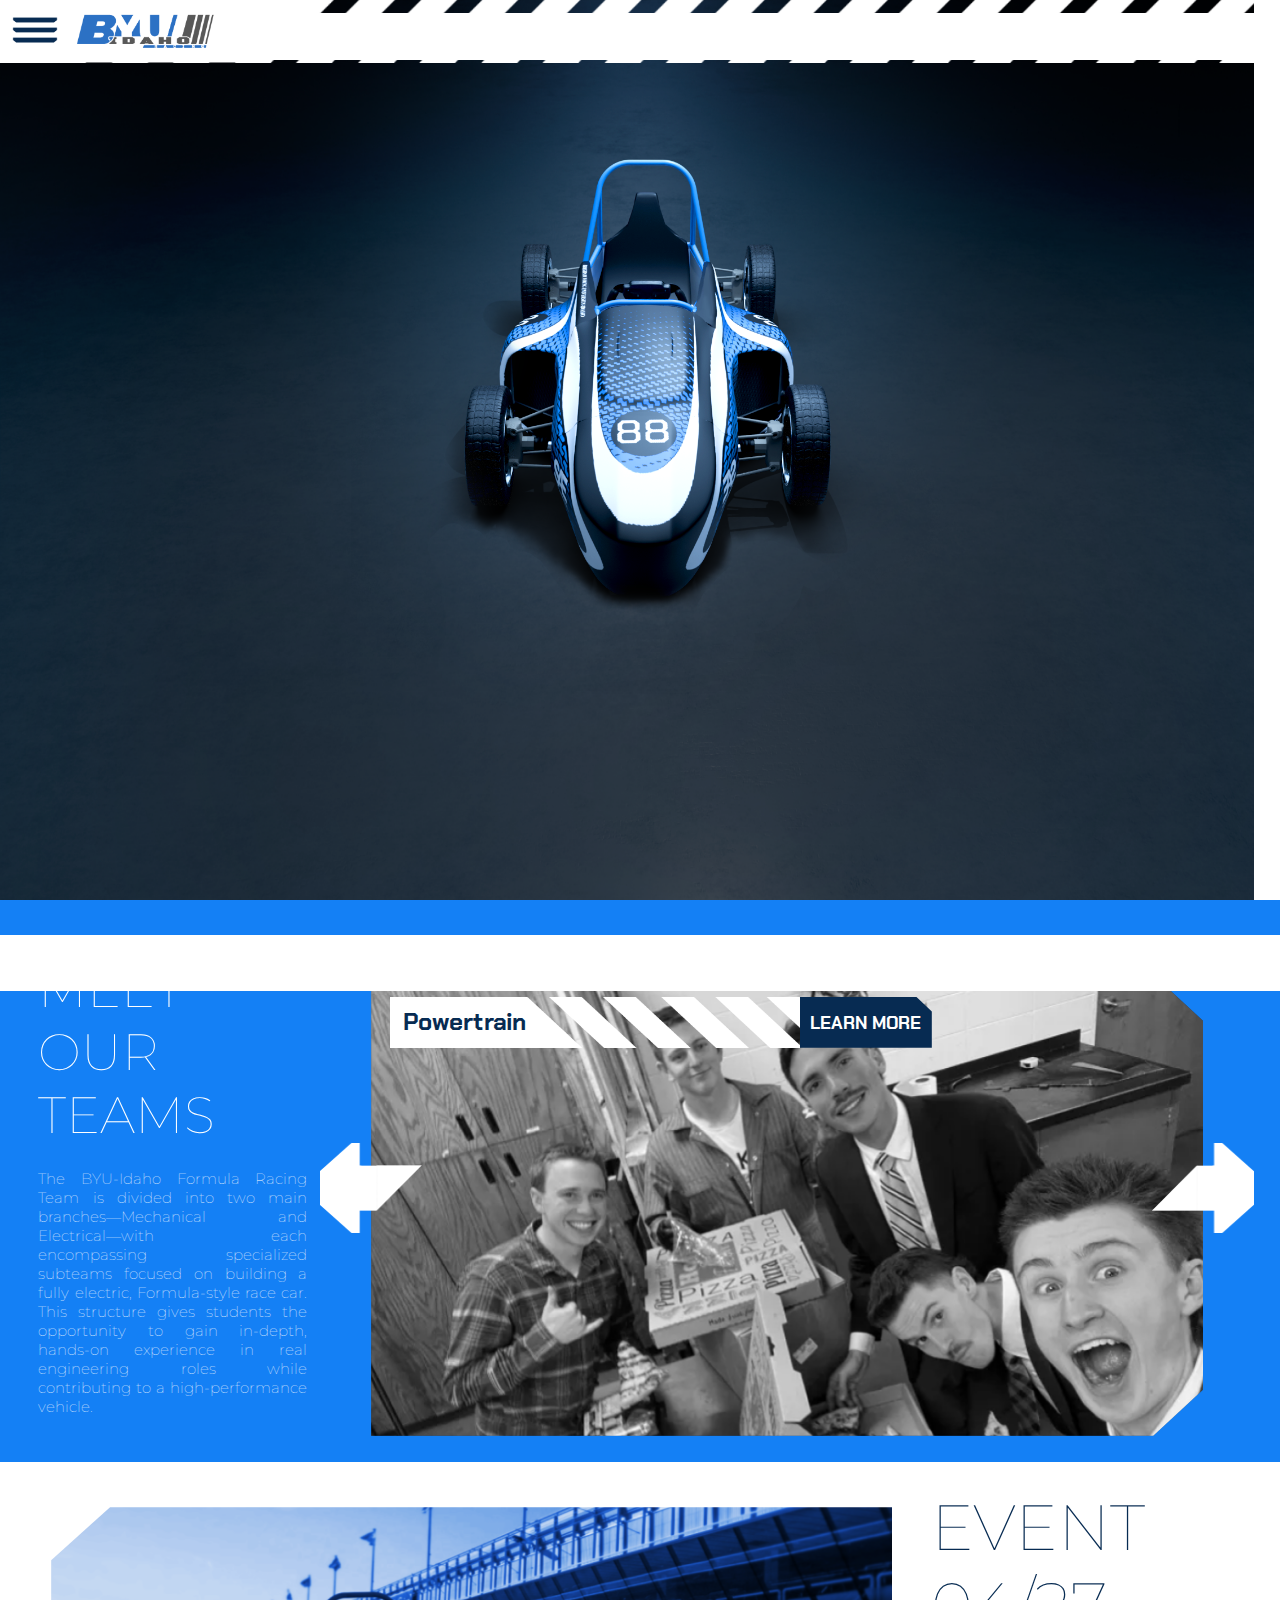
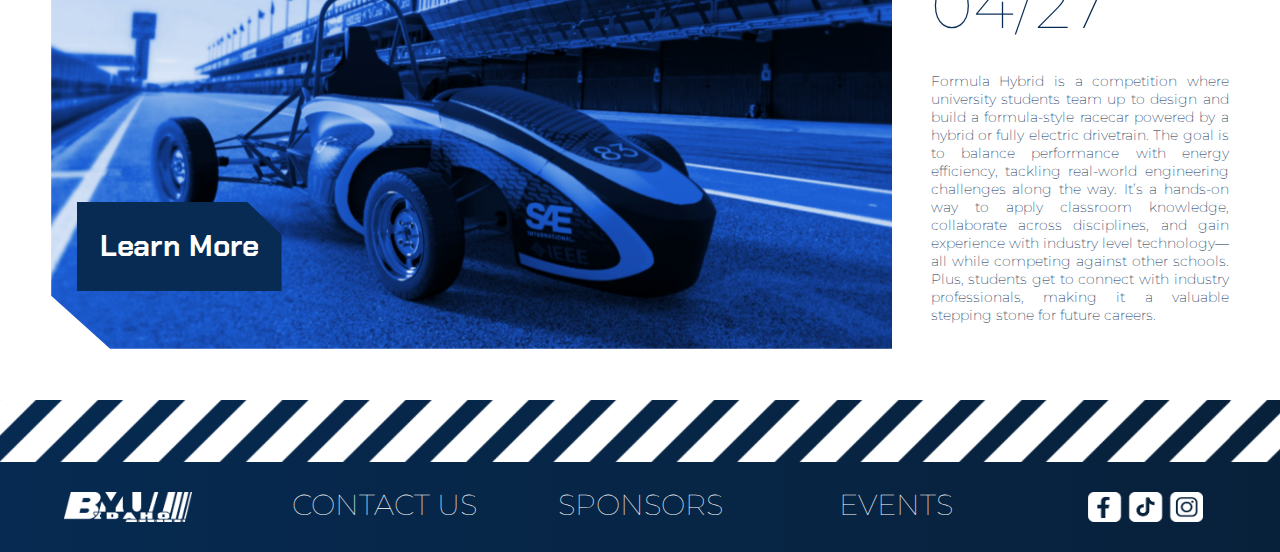
<file: index.html>
<!DOCTYPE html>
<html lang="en">
<head>
    <meta charset="UTF-8">
    <meta name="viewport" content="width=device-width, initial-scale=1.0">
    <title>BYU-Idaho Racing</title>
    <link rel="stylesheet" type="text/css" href="styles/styles.css">
    <link rel="preconnect" href="https://fonts.googleapis.com">
    <link rel="preconnect" href="https://fonts.gstatic.com" crossorigin>
    <link href="https://fonts.googleapis.com/css2?family=Chakra+Petch:ital,wght@0,300;0,400;0,500;0,600;0,700;1,300;1,400;1,500;1,600;1,700&family=Encode+Sans+Condensed:wght@300&family=Montserrat:ital,wght@0,100..900;1,100..900&display=swap" rel="stylesheet">
</head>
<body class="indexbody">
    <div id="content">
    <header>
        <div id="mySidenav" class="sidenav">
                <a href="javascript:void(0)" class="closebtn" onclick = "closeNav()">&times;</a>
                <div class="navMain">
                <div class="navcontainer">
                    <a class="navbutton" href="index.html">HOME PAGE</a>
                    <a class="navbutton" href="meetteams.html">MEET OUR TEAMS</a>
                    <a class="navbutton" href="events.html">TEAM EVENTS</a>
                    <a class="navbutton" href="contact.html">CONTACT US</a>
                    <a class="navbutton" href="sponsors.html">SPONSORS</a>
                </div>
                
            </div>
        </div>
        <span class="menuicon" style="font-size:30px;cursor:pointer" onclick="openNav()"><img class="navicon" src="images/Hamburger_icon.svg.png" alt=""></span>

        <script>
 // Basic mobile detection
  if (/Mobi|Android|iPhone|iPad|iPod/i.test(navigator.userAgent)) {
    document.write(`
      <style>
        body { 
          margin: 0; 
          padding: 0; 
          font-family: sans-serif; 
          display: flex; 
          justify-content: center; 
          align-items: center; 
          height: 100vh; 
          background: #f0f0f0; 
          text-align: center;
        }
        .mobile-warning {
          padding: 2rem;
          background: white;
          border: 1px solid #ccc;
          box-shadow: 0 4px 8px rgba(0,0,0,0.1);
          border-radius: 8px;
        }
      </style>
      <div class="mobile-warning">
        <h2>Mobile Version Not Available</h2>
        <p>Our website is currently optimized for desktop browsers. Please visit us using a desktop device for the best experience.</p>
      </div>
    `);
  }

            window.onbeforeunload = function () {
                window.scrollTo(0, 0);
            }

            function openNav() {
                document.getElementById("mySidenav").style.width = "100%";
                document.body.style.backgroundColor = "rgba(7,43,82,0.4)";
            }

            /* Set the width of the side navigation to 0 and the left margin of the page content to 0, and the background color of body to white */
            function closeNav() {
                document.getElementById("mySidenav").style.width = "0";
                document.body.style.backgroundColor = "white";
            }




            let slideIndex = 1;
            showSlides(slideIndex);

            function plusSlides(n) {
            showSlides(slideIndex += n);
            }

            function currentSlide(n) {
            showSlides(slideIndex = n);
            }

            function showSlides(n) {
            let i;
            let slides = document.getElementsByClassName("MySlides");
            let dots = document.getElementsByClassName("dot");
            if (n > slides.length) {slideIndex = 1}    
            if (n < 1) {slideIndex = slides.length}
            for (i = 0; i < slides.length; i++) {
                slides[i].style.display = "none";  
            }
            for (i = 0; i < dots.length; i++) {
                dots[i].className = dots[i].className.replace(" active", "");
            }
            slides[slideIndex-1].style.display = "block";  
            dots[slideIndex-1].className += " active";
            }







              




   









            
        </script>
        <div class="HeaderBar">
            <a href="index.html" id="logo_link">
                <img class="logo" src="images/BYU_Idaho_Racing_Logo_V2.webp" alt="BYU-Idaho Racing Logo">
            </a>
        
            



















            
    </header>
    <div class="headerbottom"></div>
    
    <div id="CarAnim"><div class=titlecontainer><h1>BYU IDAHO RACING</h1></div></div>
    <div class="AnimBars"></div>
    <div class="AnimBars2"></div>

    <div id="hero">            
        <div id="hero-box">
            <div id="car-imgContainer">         
                <section id="CarHover">
                    <h2 class="ChassisHeader">VIKING-I CHASSIS</h2>
                <p class="CarHoverText">
                    Check out the groundbreaking Viking-I Chassis design created by students here at BYU-Idaho.
                </p>
                <a class="LearnMoreChassis" href="WIP.html">LEARN MORE</a>
            </section>
            <img id="car-img" src="images/carrender.png" alt="BYU-I Car">    
        </div>  
        </div>
        <section id="Aboutus">
            <h2 class="aboutus_home">
                ABOUT US 
            </h2>
            <p class="aboutus_home_msg">
The BYU-Idaho Formula Racing Team is a student-led engineering team focused on designing and building a fully electric, single-seat Formula-style race car. Our members gain hands-on experience in design, manufacturing, electronics, and systems integration while working together to innovate and push the limits of performance and efficiency. The team is open to students from all majors who are ready to learn, collaborate, and contribute to real-world engineering challenges.
            </p>
        </section>
    </div>

    <div class="TeamHolder">
        <div class="TeamText">
            <h2>
                MEET OUR TEAMS
            </h2>
            <p>
The BYU-Idaho Formula Racing Team is divided into two main branches—Mechanical and Electrical—with each encompassing specialized subteams focused on building a fully electric, Formula-style race car. This structure gives students the opportunity to gain in-depth, hands-on experience in real engineering roles while contributing to a high-performance vehicle.
            </p>
        </div>
        <div class="ArrowContainer">
            <a onclick="plusSlides(1)" class="NextArrow">
            </a>
            <a onclick="plusSlides(-1)" class="PrevArrow">
                
            </a>
    </div>
        <section class="CarouselTeam">
            <div class="CarouselContainer">
            
                    <div class="MySlides fade">
                        <div class="TeamContainer">
                        <div class="TeamHeader"><h3>
                            Powertrain
                        </h3>
                    </div>
                        <a class="LearnTeam" href="team.html">
                            LEARN MORE
                        </a>
                        <img src="images/Pizza Team.png" id="PizzaTeam" alt="PizzaTeam">
                        </div>
                    </div>

                    
                    <div class="MySlides fade">
                        <div class="TeamContainer">
                        <div class="TeamHeader"><h3>
                            Electrical
                        </h3>
                    </div>
                        <a class="LearnTeam" href="Electrical.html">
                            LEARN MORE
                        </a>
                        
                        </div>
                    </div>


                </div>
        </section>
    </div>


<!--
    <main class="home_display">
        <section class="mission">
            <h1 class="mission_h1">Our Mission</h1>
            <img class="teamphoto" src="images/teamphoto.jpg" alt="Team Picture ">
            <p class="mission_msg">Lorem ipsum dolor sit amet, consectetur adipiscing elit, sed do eiusmod tempor incididunt ut labore et dolore magna aliqua. Lorem ipsum dolor sit amet, consectetur adipiscing elit, sed do eiusmod tempor incididunt ut labore et dolore magna aliqua.</p>
        </section>
        <section class="newsletter">
            <h1 class="newsletter_h1">Newsletter</h1>
            <p class="newsletter_msg">...This section is still in the garage...</p>
        </section>
    </main>
    <footer>
        <a href="index.html">
            <img class="logo" src="images/WhiteLogo.png" alt="BYU-Idaho Racing Logo">
        </a>
        <p>&copy; 2024</p>
        <div class="ftr_logo">
            <a href="https://www.instagram.com/byui.formula.racing/" target="_blank">
                <img class="socials" src="images/insta_icon.png"  alt="Instagram Icon">
            </a>
        </div>
        <p><a href="contact.html">Contact Us</a></p>
        <p><a href="team.html">Join our Team</a></p>

    </footer>
    </div>
    -->

<section class="Event">
    <div class="EventHero">
        <a href="events.html" class="LearnMoreBTN">
            Learn More
        </a>
    </div>
    <div class="EventText">
        <h2>
            EVENT
            <br>
            04/27
        </h2>
        <p>
          Formula Hybrid is a competition where university students team up to design and build a formula-style racecar powered by a hybrid or fully electric drivetrain. The goal is to balance performance with energy efficiency, tackling real-world engineering challenges along the way. It’s a hands-on way to apply classroom knowledge, collaborate across disciplines, and gain experience with industry level technology—all while competing against other schools. Plus, students get to connect with industry professionals, making it a valuable stepping stone for future careers.
        </p>
    </div>
</section>






<footer>
    <div class="FooterTop"></div>
<div class="LogoFooter"></div>
<a href="contact.html" class="FooterItem">CONTACT US</a>
<a href="sponsors.html" class="FooterItem">SPONSORS</a>
<a href="events.html" class="FooterItem">EVENTS</a>
<a href="#" class="Socials"></a>
</footer>

</div>
</body>
</html>
</file>
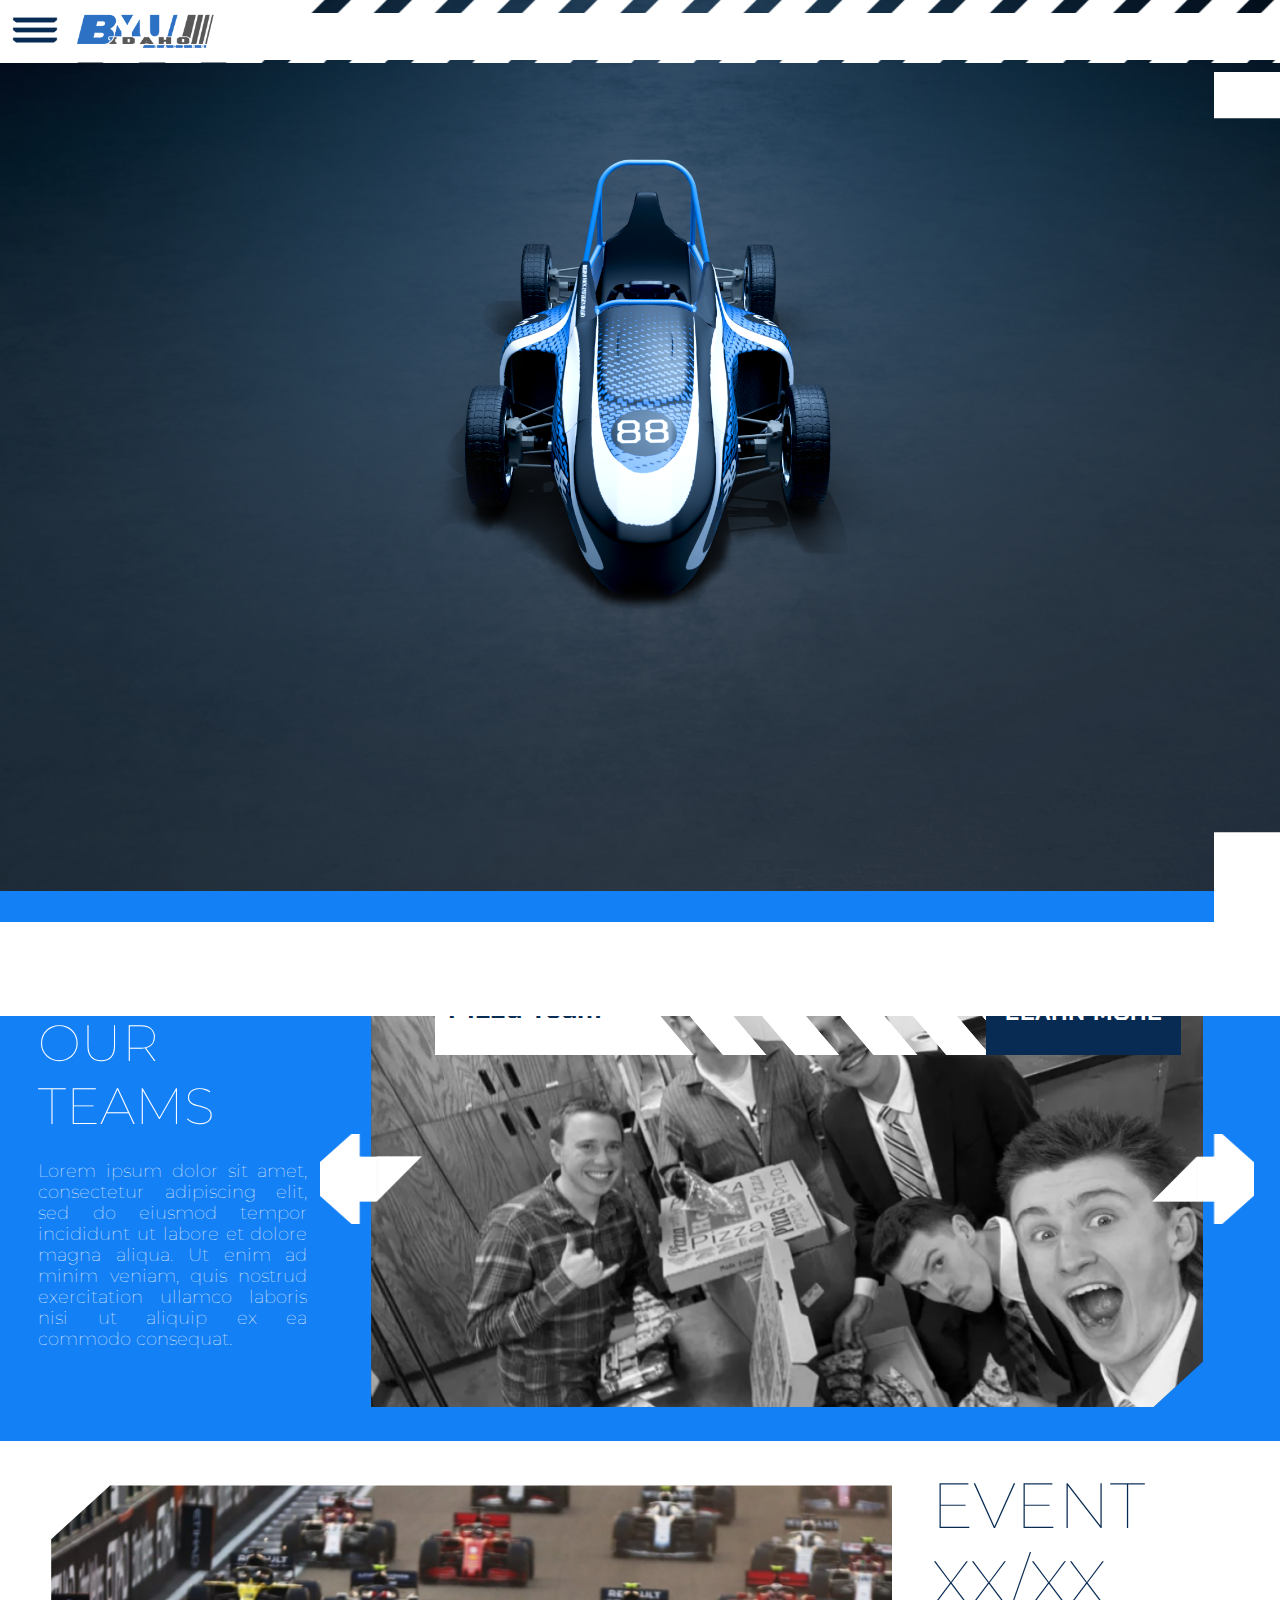
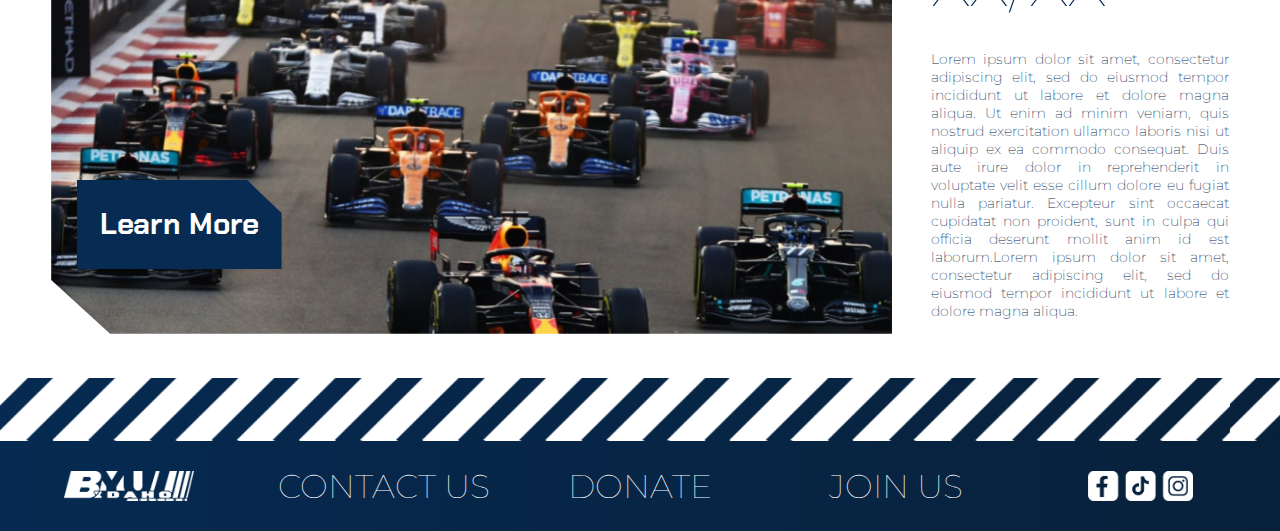
<file: formula_racing-Mackgitbranch/formula_racing-main-main/formula_racing-main-main/formula_racing-main/index.html>
<!DOCTYPE html>
<html lang="en">
<head>
    <meta charset="UTF-8">
    <meta name="viewport" content="width=device-width, initial-scale=1.0">
    <title>BYU-Idaho Racing</title>
    <link rel="stylesheet" type="text/css" href="styles/styles.css">
    <link rel="preconnect" href="https://fonts.googleapis.com">
    <link rel="preconnect" href="https://fonts.gstatic.com" crossorigin>
    <link href="https://fonts.googleapis.com/css2?family=Chakra+Petch:ital,wght@0,300;0,400;0,500;0,600;0,700;1,300;1,400;1,500;1,600;1,700&family=Encode+Sans+Condensed:wght@300&family=Montserrat:ital,wght@0,100..900;1,100..900&display=swap" rel="stylesheet">
</head>
<body>
    <div id="content">
    <header>
        <div id="mySidenav" class="sidenav">
                <a href="javascript:void(0)" class="closebtn" onclick = "closeNav()">&times;</a>
                <div class="navMain">
                <div class="navcontainer">
                    <a class="navbutton" href="aboutus.html">ABOUT US</a>
                    <a class="navbutton" href="meetteams.html">MEET OUR TEAM</a>
                    <a class="navbutton" href="media.html">MEDIA AND EVENT</a>
                    <a class="navbutton" href="contact.html">CONTACT & FAQS</a>
                </div>
                
            </div>
        </div>
        <span class="menuicon" style="font-size:30px;cursor:pointer" onclick="openNav()"><img class="navicon" src="images/Hamburger_icon.svg.png" alt=""></span>

        <script>
            window.onbeforeunload = function () {
                window.scrollTo(0, 0);
            }

            function openNav() {
                document.getElementById("mySidenav").style.width = "100%";
                document.body.style.backgroundColor = "rgba(7,43,82,0.4)";
            }

            /* Set the width of the side navigation to 0 and the left margin of the page content to 0, and the background color of body to white */
            function closeNav() {
                document.getElementById("mySidenav").style.width = "0";
                document.body.style.backgroundColor = "white";
            }




            let slideIndex = 1;
            showSlides(slideIndex);

            function plusSlides(n) {
            showSlides(slideIndex += n);
            }

            function currentSlide(n) {
            showSlides(slideIndex = n);
            }

            function showSlides(n) {
            let i;
            let slides = document.getElementsByClassName("MySlides");
            let dots = document.getElementsByClassName("dot");
            if (n > slides.length) {slideIndex = 1}    
            if (n < 1) {slideIndex = slides.length}
            for (i = 0; i < slides.length; i++) {
                slides[i].style.display = "none";  
            }
            for (i = 0; i < dots.length; i++) {
                dots[i].className = dots[i].className.replace(" active", "");
            }
            slides[slideIndex-1].style.display = "block";  
            dots[slideIndex-1].className += " active";
            }

            
        </script>
        <div class="HeaderBar">
            <a href="index.html" id="logo_link">
                <img class="logo" src="images/BYU_Idaho_Racing_Logo_V2.webp" alt="BYU-Idaho Racing Logo">
            </a>
        
            



















            
    </header>
    <div class="headerbottom"></div>
    
    <div id="CarAnim"><div class=titlecontainer><h1>BYU IDAHO RACING</h1></div></div>
    <div class="AnimBars"></div>
    <div class="AnimBars2"></div>

    <div id="hero">            
        <div id="hero-box">
            <div id="car-imgContainer">         
                <section id="CarHover">
                    <h2 class="ChassisHeader">VIKING-I CHASSIS</h2>
                <p class="CarHoverText">
                    Check out the groundbreaking Viking-I Chassis design created by students here at BYU-Idaho.
                </p>
                <a class="LearnMoreChassis" href="#">LEARN MORE</a>
            </section>
            <img id="car-img" src="images/carrender.png" alt="BYU-I Car">    
        </div>  
        </div>
        <section id="Aboutus">
            <h2 class="aboutus_home">
                ABOUT US 
            </h2>
            <p class="aboutus_home_msg">
                Lorem ipsum dolor sit amet, consectetur adipiscing elit, 
                sed do eiusmod tempor incididunt ut labore et dolore magna aliqua. 
                Ut enim ad minim veniam, quis nostrud exercitation ullamco laboris 
                nisi ut aliquip ex ea commodo consequat. Duis aute irure dolor in
                 reprehenderit in voluptate velit esse cillum dolore eu fugiat nulla pariatur. 
                 Excepteur sint occaecat cupidatat non proident, sunt in culpa qui officia
                  deserunt mollit anim id est laborum. 
            </p>
        </section>
    </div>

    <div class="TeamHolder">
        <div class="TeamText">
            <h2>
                MEET OUR TEAMS
            </h2>
            <p>
                Lorem ipsum dolor sit amet, consectetur adipiscing elit, 
                sed do eiusmod tempor incididunt ut labore et dolore magna aliqua. 
                Ut enim ad minim veniam, quis nostrud exercitation ullamco laboris 
                nisi ut aliquip ex ea commodo consequat.
            </p>
        </div>
        <div class="ArrowContainer">
            <a onclick="plusSlides(1)" class="NextArrow">
            </a>
            <a onclick="plusSlides(-1)" class="PrevArrow">
                
            </a>
    </div>
        <section class="CarouselTeam">
            <div class="CarouselContainer">
            
                    <div class="MySlides fade">
                        <div class="TeamContainer">
                        <div class="TeamHeader"><h3>
                            Pizza Team
                        </h3>
                    </div>
                        <a class="LearnTeam" href="#">
                            LEARN MORE
                        </a>
                        <img src="images/Pizza Team.png" id="PizzaTeam" alt="PizzaTeam">
                        </div>
                    </div>

                    
                    <div class="MySlides fade">
                        <div class="TeamContainer">
                        <div class="TeamHeader"><h3>
                            Team 2
                        </h3>
                    </div>
                        <a class="LearnTeam" href="#">
                            LEARN MORE
                        </a>
                        
                        </div>
                    </div>

                    
                    <div class="MySlides fade">
                        <div class="TeamContainer">
                        <div class="TeamHeader"><h3>
                            Team 3
                        </h3>
                    </div>
                        <a class="LearnTeam" href="#">
                            LEARN MORE
                        </a>
                        
                        </div>
                    </div>

                </div>
        </section>
    </div>


<!--
    <main class="home_display">
        <section class="mission">
            <h1 class="mission_h1">Our Mission</h1>
            <img class="teamphoto" src="images/teamphoto.jpg" alt="Team Picture ">
            <p class="mission_msg">Lorem ipsum dolor sit amet, consectetur adipiscing elit, sed do eiusmod tempor incididunt ut labore et dolore magna aliqua. Lorem ipsum dolor sit amet, consectetur adipiscing elit, sed do eiusmod tempor incididunt ut labore et dolore magna aliqua.</p>
        </section>
        <section class="newsletter">
            <h1 class="newsletter_h1">Newsletter</h1>
            <p class="newsletter_msg">...This section is still in the garage...</p>
        </section>
    </main>
    <footer>
        <a href="index.html">
            <img class="logo" src="images/WhiteLogo.png" alt="BYU-Idaho Racing Logo">
        </a>
        <p>&copy; 2024</p>
        <div class="ftr_logo">
            <a href="https://www.instagram.com/byui.formula.racing/" target="_blank">
                <img class="socials" src="images/insta_icon.png"  alt="Instagram Icon">
            </a>
        </div>
        <p><a href="contact.html">Contact Us</a></p>
        <p><a href="team.html">Join our Team</a></p>

    </footer>
    </div>
    -->

<section class="Event">
    <div class="EventHero">
        <a href="#" class="LearnMoreEvent">
            Learn More
        </a>
    </div>
    <div class="EventText">
        <h2>
            EVENT
            <br>
            XX/XX
        </h2>
        <p>
            Lorem ipsum dolor sit amet, consectetur adipiscing elit, sed do eiusmod tempor incididunt ut labore et dolore magna 
            aliqua. Ut enim ad minim veniam, quis nostrud exercitation ullamco laboris nisi ut aliquip ex ea commodo consequat. 
            Duis aute irure dolor in reprehenderit in voluptate velit esse cillum dolore eu fugiat nulla pariatur. Excepteur
             sint occaecat cupidatat non proident, sunt in culpa qui officia deserunt mollit anim id est laborum.Lorem ipsum
              dolor sit amet, consectetur adipiscing elit, sed do eiusmod tempor incididunt ut labore et dolore magna aliqua.
        </p>
    </div>
</section>


<footer>
    <div class="FooterTop"></div>
<div class="LogoFooter"></div>
<a href="#" class="FooterItem">CONTACT US</a>
<a href="#" class="FooterItem">DONATE</a>
<a href="#" class="FooterItem">JOIN US</a>
<a href="#" class="Socials"></a>
</footer>

</div>
</body>
</html>
</file>
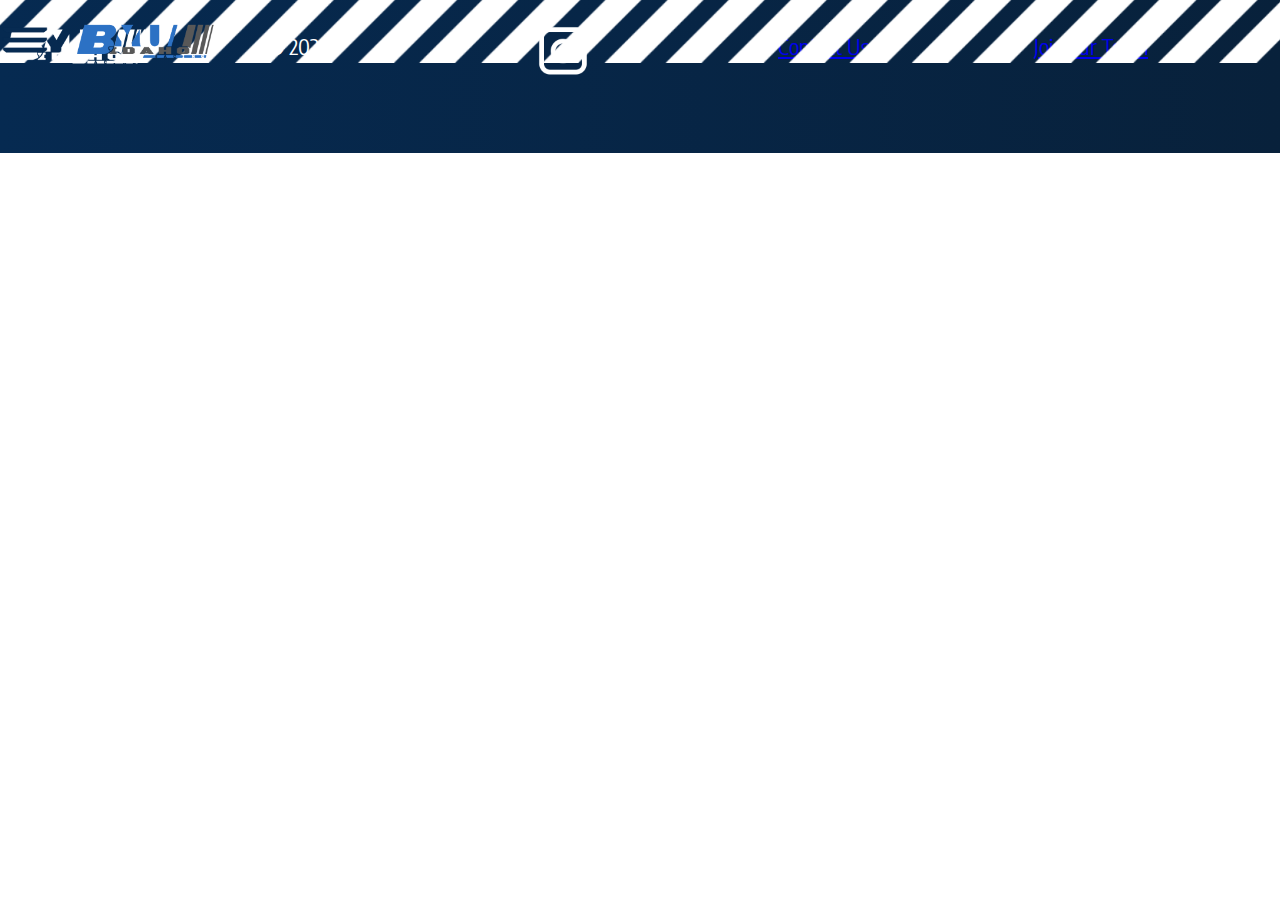
<file: aboutus.html>
<!DOCTYPE html>
<html lang="en">
<head>
    <meta charset="UTF-8">
    <meta name="viewport" content="width=device-width, initial-scale=1.0">
    <title>BYU-Idaho Racing | About Us</title>
    <link rel="stylesheet" type="text/css" href="styles/styles.css">
    <link rel="preconnect" href="https://fonts.googleapis.com">
    <link rel="preconnect" href="https://fonts.gstatic.com" crossorigin>
    <link href="https://fonts.googleapis.com/css2?family=Chakra+Petch:ital,wght@0,300;0,400;0,500;0,600;0,700;1,300;1,400;1,500;1,600;1,700&family=Encode+Sans+Condensed:wght@300&family=Montserrat:ital,wght@0,100..900;1,100..900&display=swap" rel="stylesheet">
</head>
<body>
    <div id="content">
    <header>
        <div id="mySidenav" class="sidenav">
            <a href="javascript:void(0)" class="closebtn" onclick = "closeNav()">&times;</a>
                <a href="aboutus.html">ABOUT US</a>
                <a href="team.html">MEET OUR TEAM</a>
                <a href="media.html">MEDIA AND EVENT</a>
                <a href="contact.html">CONTACT & FAQS</a>
        </div>
        <span onclick="openNav()"></span>
        <span style="font-size:30px;cursor:pointer" onclick="openNav()"><img class="navicon" src="images/Hamburger_icon.svg.png" alt=""></span>

        <script>function openNav() {
            document.getElementById("mySidenav").style.width = "250px";
          }
          
          /* Set the width of the side navigation to 0 */
          function closeNav() {
            document.getElementById("mySidenav").style.width = "0";
          }
        </script>
        
        <a href="index.html" id="logo_link">
            <img class="logo" src="images/BYU_Idaho_Racing_Logo_V2.webp" alt="BYU-Idaho Racing Logo">
        </a>
    </header>
    
    
    <main class="">
        
    </main>
    
    <footer>
        <a href="index.html">
            <img class="logo" src="images/WhiteLogo.png" alt="BYU-Idaho Racing Logo">
        </a>
        <p>&copy; 2024</p>
        <div class="ftr_logo">
            <a href="https://www.instagram.com/byui.formula.racing/" target="_blank">
                <img class="socials" src="images/insta_icon.png"  alt="Instagram Icon">
            </a>
        </div>
        <p><a href="contact.html">Contact Us</a></p>
        <p><a href="team.html">Join our Team</a></p>

    </footer>
    </div>
</body>
</html>
</file>
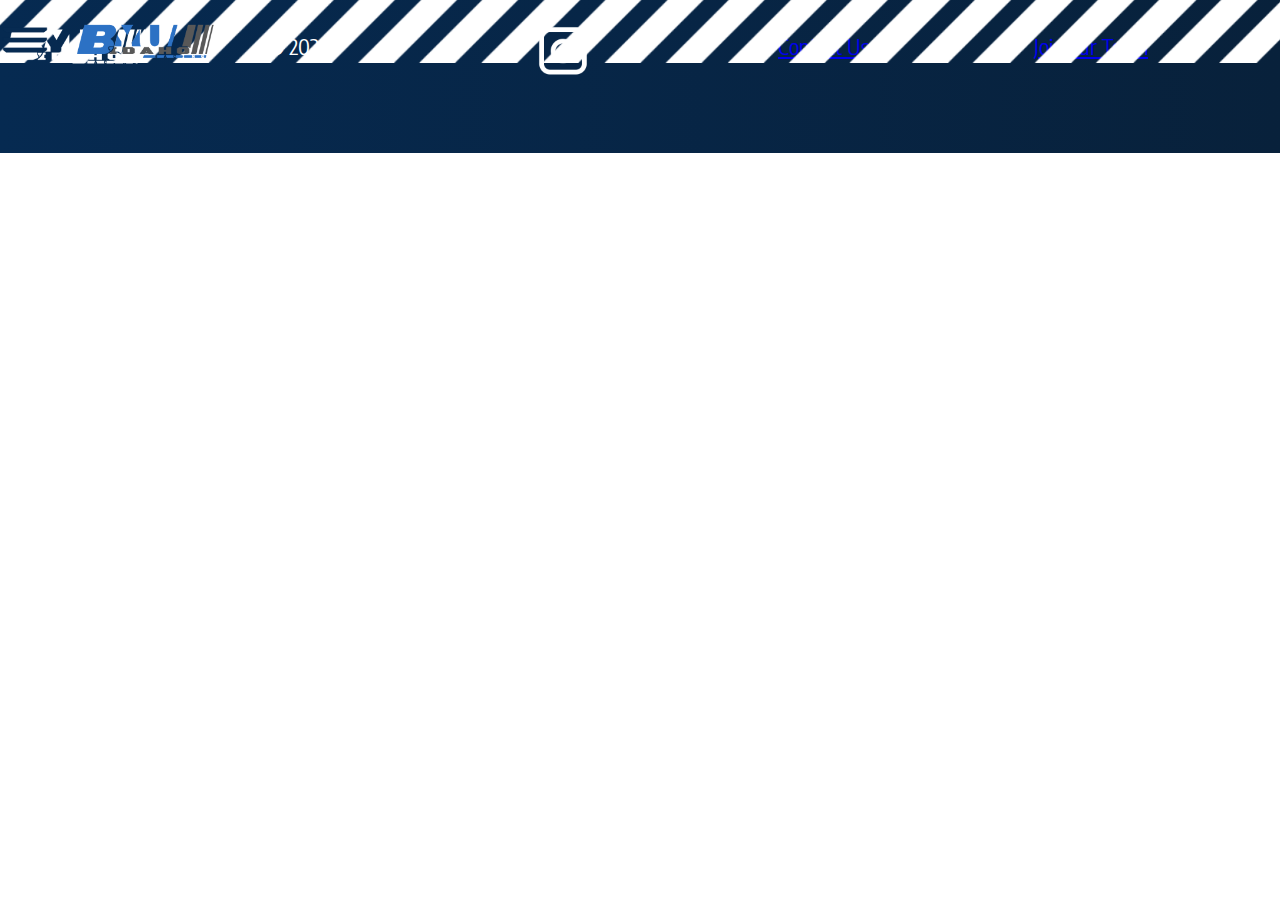
<file: contact.html>
<!DOCTYPE html>
<html lang="en">
<head>
    <meta charset="UTF-8">
    <meta name="viewport" content="width=device-width, initial-scale=1.0">
    <title>BYU-Idaho Racing | Contact Us</title>
    <link rel="stylesheet" type="text/css" href="styles/styles.css">
    <link rel="preconnect" href="https://fonts.googleapis.com">
    <link rel="preconnect" href="https://fonts.gstatic.com" crossorigin>
    <link href="https://fonts.googleapis.com/css2?family=Chakra+Petch:ital,wght@0,300;0,400;0,500;0,600;0,700;1,300;1,400;1,500;1,600;1,700&family=Encode+Sans+Condensed:wght@300&family=Montserrat:ital,wght@0,100..900;1,100..900&display=swap" rel="stylesheet">
</head>
<body>
    <div id="content">
    <header>
        <div id="mySidenav" class="sidenav">
            <a href="javascript:void(0)" class="closebtn" onclick = "closeNav()">&times;</a>
                <a href="aboutus.html">ABOUT US</a>
                <a href="team.html">MEET OUR TEAM</a>
                <a href="media.html">MEDIA AND EVENT</a>
                <a href="contact.html">CONTACT & FAQS</a>
        </div>
        <span onclick="openNav()"></span>
        <span style="font-size:30px;cursor:pointer" onclick="openNav()"><img class="navicon" src="images/Hamburger_icon.svg.png" alt=""></span>

        <script>function openNav() {
            document.getElementById("mySidenav").style.width = "250px";
          }
          
          /* Set the width of the side navigation to 0 */
          function closeNav() {
            document.getElementById("mySidenav").style.width = "0";
          }
        </script>
        
        <a href="index.html" id="logo_link">
            <img class="logo" src="images/BYU_Idaho_Racing_Logo_V2.webp" alt="BYU-Idaho Racing Logo">
        </a>
    </header>
    
    
    <main class="">
        
    </main>
    
    <footer>
        <a href="index.html">
            <img class="logo" src="images/WhiteLogo.png" alt="BYU-Idaho Racing Logo">
        </a>
        <p>&copy; 2024</p>
        <div class="ftr_logo">
            <a href="https://www.instagram.com/byui.formula.racing/" target="_blank">
                <img class="socials" src="images/insta_icon.png"  alt="Instagram Icon">
            </a>
        </div>
        <p><a href="contact.html">Contact Us</a></p>
        <p><a href="team.html">Join our Team</a></p>

    </footer>
    </div>
</body>
</html
</file>
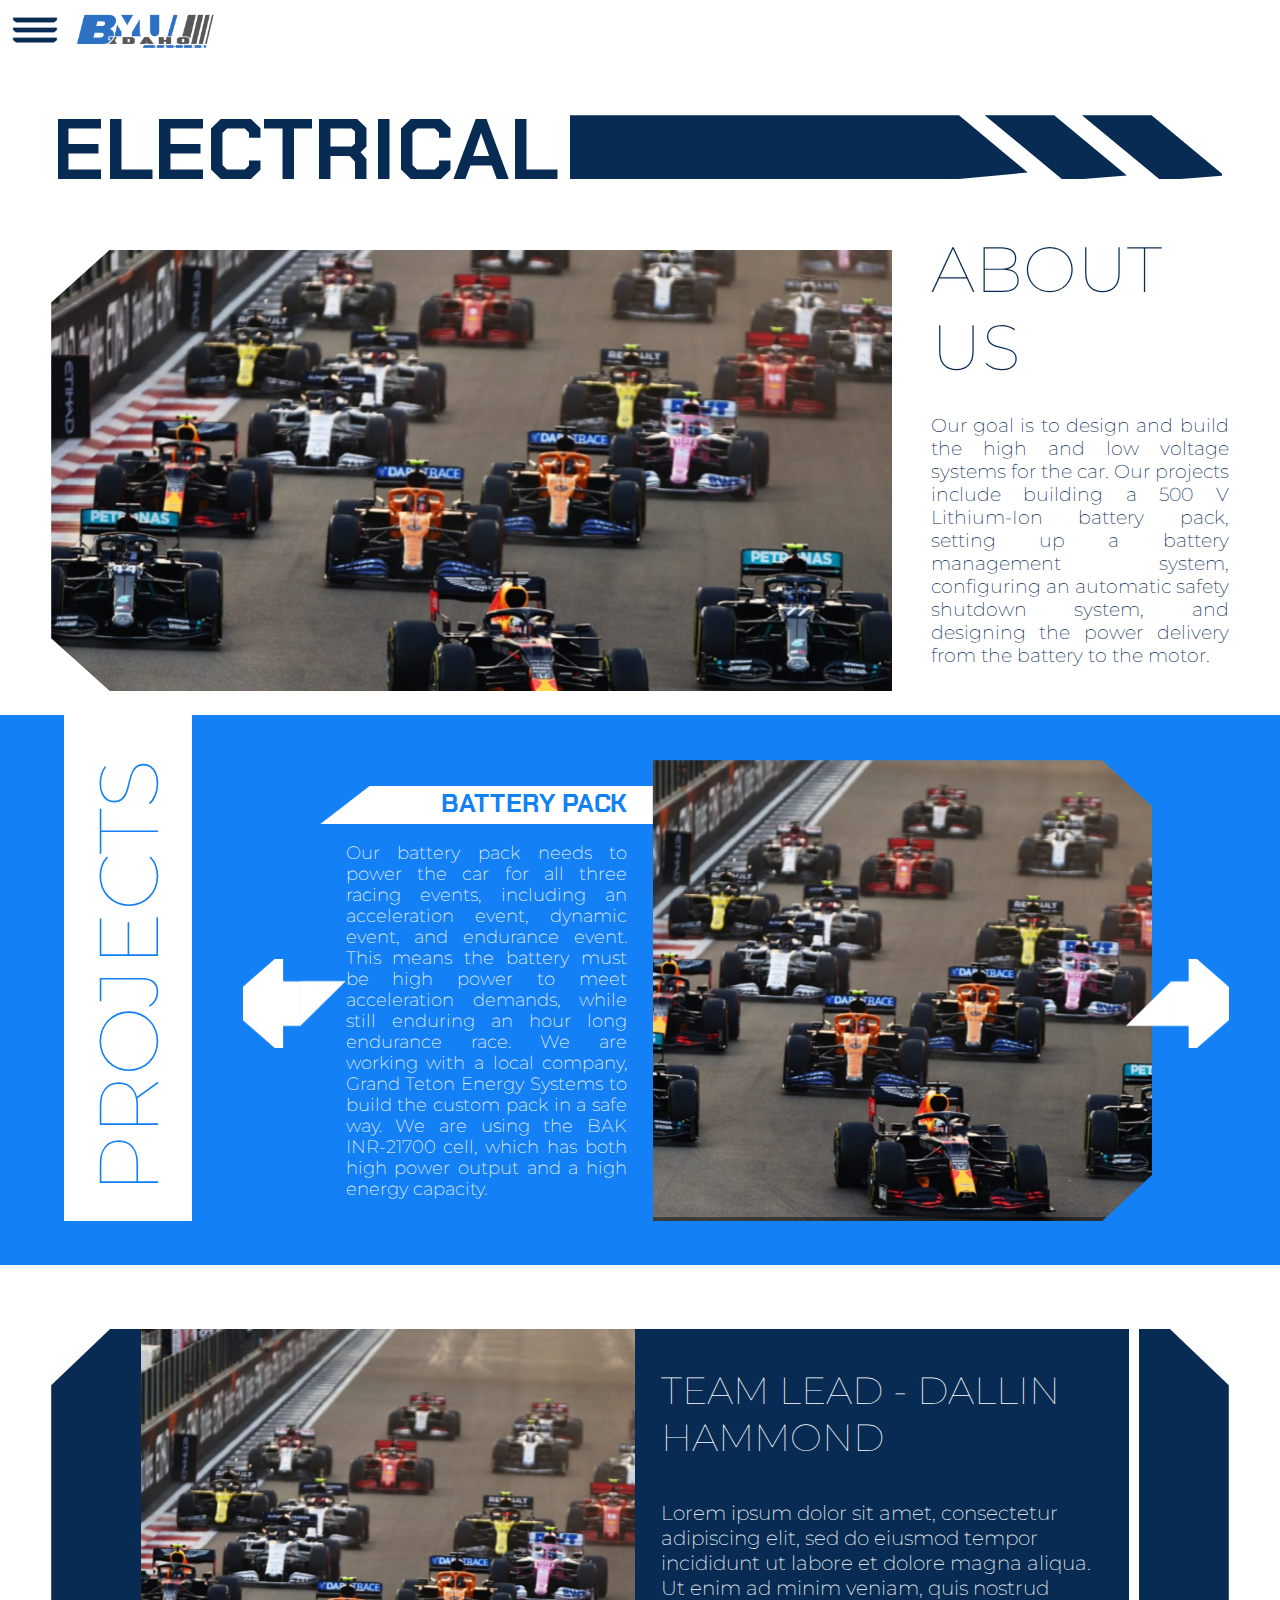
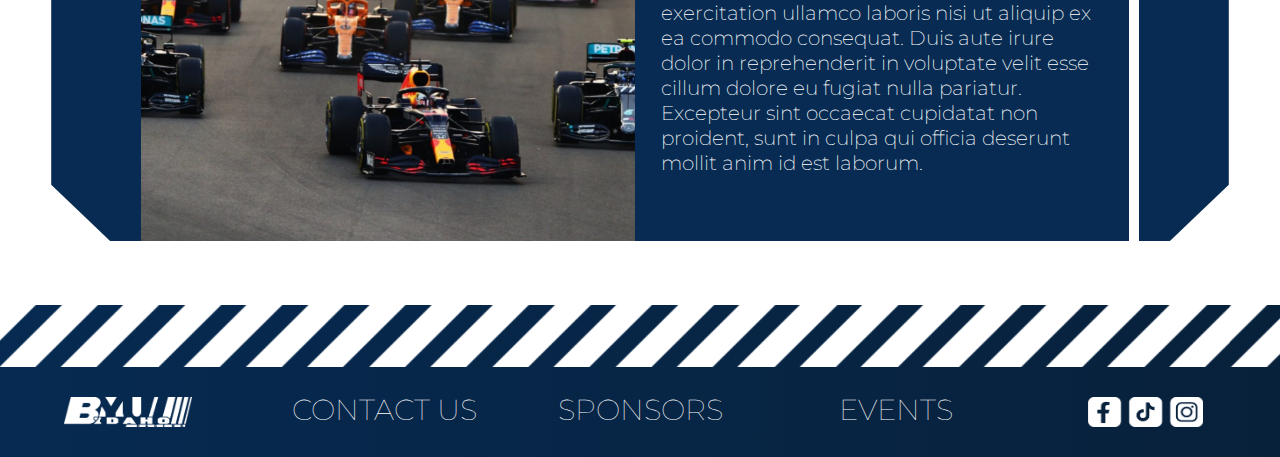
<file: Electrical.html>
<!DOCTYPE html>
<html lang="en">
<head>
    <meta charset="UTF-8">
    <meta name="viewport" content="width=device-width, initial-scale=1.0">
    <title>BYU-Idaho Racing</title>
    <link rel="stylesheet" type="text/css" href="styles/styles.css">
    <link rel="preconnect" href="https://fonts.googleapis.com">
    <link rel="preconnect" href="https://fonts.gstatic.com" crossorigin>
    <link href="https://fonts.googleapis.com/css2?family=Chakra+Petch:ital,wght@0,300;0,400;0,500;0,600;0,700;1,300;1,400;1,500;1,600;1,700&family=Encode+Sans+Condensed:wght@300&family=Montserrat:ital,wght@0,100..900;1,100..900&display=swap" rel="stylesheet">
</head>
<body>
    <div id="content">
    <header>
        <div id="mySidenav" class="sidenav">
                <a href="javascript:void(0)" class="closebtn" onclick = "closeNav()">&times;</a>
                <div class="navMain">
                <div class="navcontainer">
                    <a class="navbutton" href="index.html">HOME PAGE</a>
                    <a class="navbutton" href="meetteams.html">MEET OUR TEAMS</a>
                    <a class="navbutton" href="events.html">TEAM EVENTS</a>
                    <a class="navbutton" href="contact.html">CONTACT US</a>
                    <a class="navbutton" href="sponsors.html">SPONSORS</a>
                </div>
                
            </div>
        </div>
        <span class="menuicon" style="font-size:30px;cursor:pointer" onclick="openNav()"><img class="navicon" src="images/Hamburger_icon.svg.png" alt=""></span>

        <script>
            window.onbeforeunload = function () {
                window.scrollTo(0, 0);
            }

            function openNav() {
                document.getElementById("mySidenav").style.width = "100%";
                document.body.style.backgroundColor = "rgba(7,43,82,0.4)";
            }

            /* Set the width of the side navigation to 0 and the left margin of the page content to 0, and the background color of body to white */
            function closeNav() {
                document.getElementById("mySidenav").style.width = "0";
                document.body.style.backgroundColor = "white";
            }




            let slideIndex = 1;
            showSlides(slideIndex);

            function plusSlides(n) {
            showSlides(slideIndex += n);
            }

            function currentSlide(n) {
            showSlides(slideIndex = n);
            }

            function showSlides(n) {
            let i;
            let slides = document.getElementsByClassName("ProjectMySlides");
            let dots = document.getElementsByClassName("dot");
            if (n > slides.length) {slideIndex = 1}    
            if (n < 1) {slideIndex = slides.length}
            for (i = 0; i < slides.length; i++) {
                slides[i].style.display = "none";  
            }
            for (i = 0; i < dots.length; i++) {
                dots[i].className = dots[i].className.replace(" active", "");
            }
            slides[slideIndex-1].style.display = "block";  
            dots[slideIndex-1].className += " active";
            }

            
        </script>
        <div class="HeaderBar">
            <a href="index.html" id="logo_link">
                <img class="logo" src="images/BYU_Idaho_Racing_Logo_V2.webp" alt="BYU-Idaho Racing Logo">
            </a>
        
            



















            
    </header>
    <div class="TeamHeaderBottom"></div>

    <section class="TeamTitle2">
        <h1>ELECTRICAL</h1>
            <div class="TitleBannerLarge"></div>
            <div class="TitleBannerSmall1"></div>
            <div class="TitleBannerSmall2"></div>
        </div>
    </section>


    <section class="Team1AboutUs">
        <div class="TeamHero">
        </div>
        <div class="TeamHeroText2">
            <h2>
                ABOUT US
            </h2>
            <p>
Our goal is to design and build the high and low voltage systems for the car. Our projects include building a 500 V Lithium-Ion battery pack, setting up a battery management system, configuring an automatic safety shutdown system, and designing the power delivery from the battery to the motor.
            </p>
        </div>
    </section>



    <div class="ProjectHolder">

        <div class="ProjectArrowContainer">
            <a onclick="plusSlides(1)" class="NextArrow">
            </a>
            <a onclick="plusSlides(-1)" class="PrevArrow">
                
            </a>
        </div>
        <div class="ProjectTitleHolder">
            <h2>PROJECTS</h2>
        </div>
        <section class="CarouselProject">

            <div class="ProjectCarouselContainer">
            
                    <div class="ProjectMySlides fade">
                        <div class="ProjectDisplayContainer">
                            <div class="ProjectContainerText1">
                                <div class="ProjectTextHeader">
                                    <h3>BATTERY PACK</h3>
                                </div>
                                <div class="ProjectBodyText">
                                    <p>
Our battery pack needs to power the car for all three racing events, including an acceleration event, dynamic event, and endurance event. This means the battery must be high power to meet acceleration demands, while still enduring an hour long endurance race. We are working with a local company, Grand Teton Energy Systems to build the custom pack in a safe way. We are using the BAK INR-21700 cell, which has both high power output and a high energy capacity.
                                    </p>
                                </div>
                            </div>
                            <div class="ProjectImageContainer1">
                            </div>
                        </div>
                    </div>

                    
                    <div class="ProjectMySlides fade">
                        <div class="ProjectDisplayContainer">
                            <div class="ProjectContainerText2">
                                <div class="ProjectTextHeader">
                                    <h3>BATTERY CONTAINER</h3>
                                </div>
                                <div class="ProjectBodyText">
                                    <p>
                                    The construction of our custom battery also requires a safe container to house our battery pack and high voltage circuitry. Designing this box is difficult due to the limited space in our car, while still keeping our center of gravity low. Our box must also be mechanically robust, electrically insulative, and watertight, as it will need to isolate a lethal voltage from the rest of the car at all times.
                                    </p>
                                </div>
                            </div>
                            <div class="ProjectImageContainer2">
                            </div>
                        </div>
                    </div>

                    
                    <div class="ProjectMySlides fade">
                        <div class="ProjectDisplayContainer">
                            <div class="ProjectContainerText3">
                                <div class="ProjectTextHeader">
                                    <h3>BMS</h3>
                                </div>
                                <div class="BMS">
                                    <p>
                                       Having over 500 lithium cells in one place requires constant care to ensure the batteries remain temperature controlled, balanced, and monitored in case of a fault. The BMS connects to each of the cells and takes measurements such as voltage, temperature, current, internal resistance, and much more. We are using the Orion BMS 2 system which has many features to allow us to use the cells safely. The BMS is able to shut down the battery in case of emergency, as well as provide essential information to the driver such as the battery state of charge or faults in the battery.
                                    </p>
                                </div>
                            </div>
                            <div class="ProjectImageContainer3">
                            </div>
                        </div>
                    </div>
                    
                    <div class="ProjectMySlides fade">
                        <div class="ProjectDisplayContainer">
                            <div class="ProjectContainerText2">
                                <div class="ProjectTextHeader">
                                    <h3>SHUTDOWN SYSTEM</h3>
                                </div>
                                <div class="ProjectBodyText">
                                    <p>
                                   Throughout the car, there are a number of points where the car can be shut off. This can be done manually, through big red buttons and shutdown switches, or automatically through the BMS, brake over-travel switch, or any of our Control Units throughout the car. All these shutdown points will directly control isolation relays, so that in the case of an emergency, the High voltage systems would be isolated in a matter of milliseconds.
                                    </p>
                                </div>
                            </div>
                            <div class="ProjectImageContainer2">
                            </div>
                        </div>
                    </div>

                     <div class="ProjectMySlides fade">
                        <div class="ProjectDisplayContainer">
                            <div class="ProjectContainerText2">
                                <div class="ProjectTextHeader">
                                    <h3>HIGH VOLTAGE SYSTEMS</h3>
                                </div>
                                <div class="ProjectBodyText">
                                    <p>
                                    To deliver power from the batteries to the motor, there are many different systems required. The batteries provide direct current, though the motor receives three phase alternating current, which is converted with the inverter. The batteries also require a slow start due to the large capacitors in the inverter, which react to quick changes in voltage. Because of this, we designed a pre-charge and discharge circuit to protect our high voltage systems.
                                    </p>
                                </div>
                            </div>
                            <div class="ProjectImageContainer2">
                            </div>
                        </div>
                    </div>

                    

                        </div>
                    </div>

                </div>
        </section>
    </div>

    <section class="TeamLead">
        <div class="TeamLeadHero">
        </div>
        <div class="TeamLeadText">
            <h3>TEAM LEAD - DALLIN HAMMOND</h3>

            <p>Lorem ipsum dolor sit amet, consectetur adipiscing elit, sed do eiusmod tempor incididunt ut 
                labore et dolore magna aliqua. Ut enim ad minim veniam, quis nostrud exercitation ullamco 
                laboris nisi ut aliquip ex ea commodo consequat. Duis aute irure dolor in reprehenderit in 
                voluptate velit esse cillum dolore eu fugiat nulla pariatur. Excepteur sint occaecat cupidatat
                 non proident, sunt in culpa qui officia deserunt mollit anim id est laborum.</p>

        </div>
        <div class="TeamDivider"></div>
    </section>

    <footer>
    <div class="FooterTop"></div>
<div class="LogoFooter"></div>
<a href="contact.html" class="FooterItem">CONTACT US</a>
<a href="sponsors.html" class="FooterItem">SPONSORS</a>
<a href="events.html" class="FooterItem">EVENTS</a>
<a href="#" class="Socials"></a>
    </footer>
    
    </div>
    </body>
    </html>
</file>
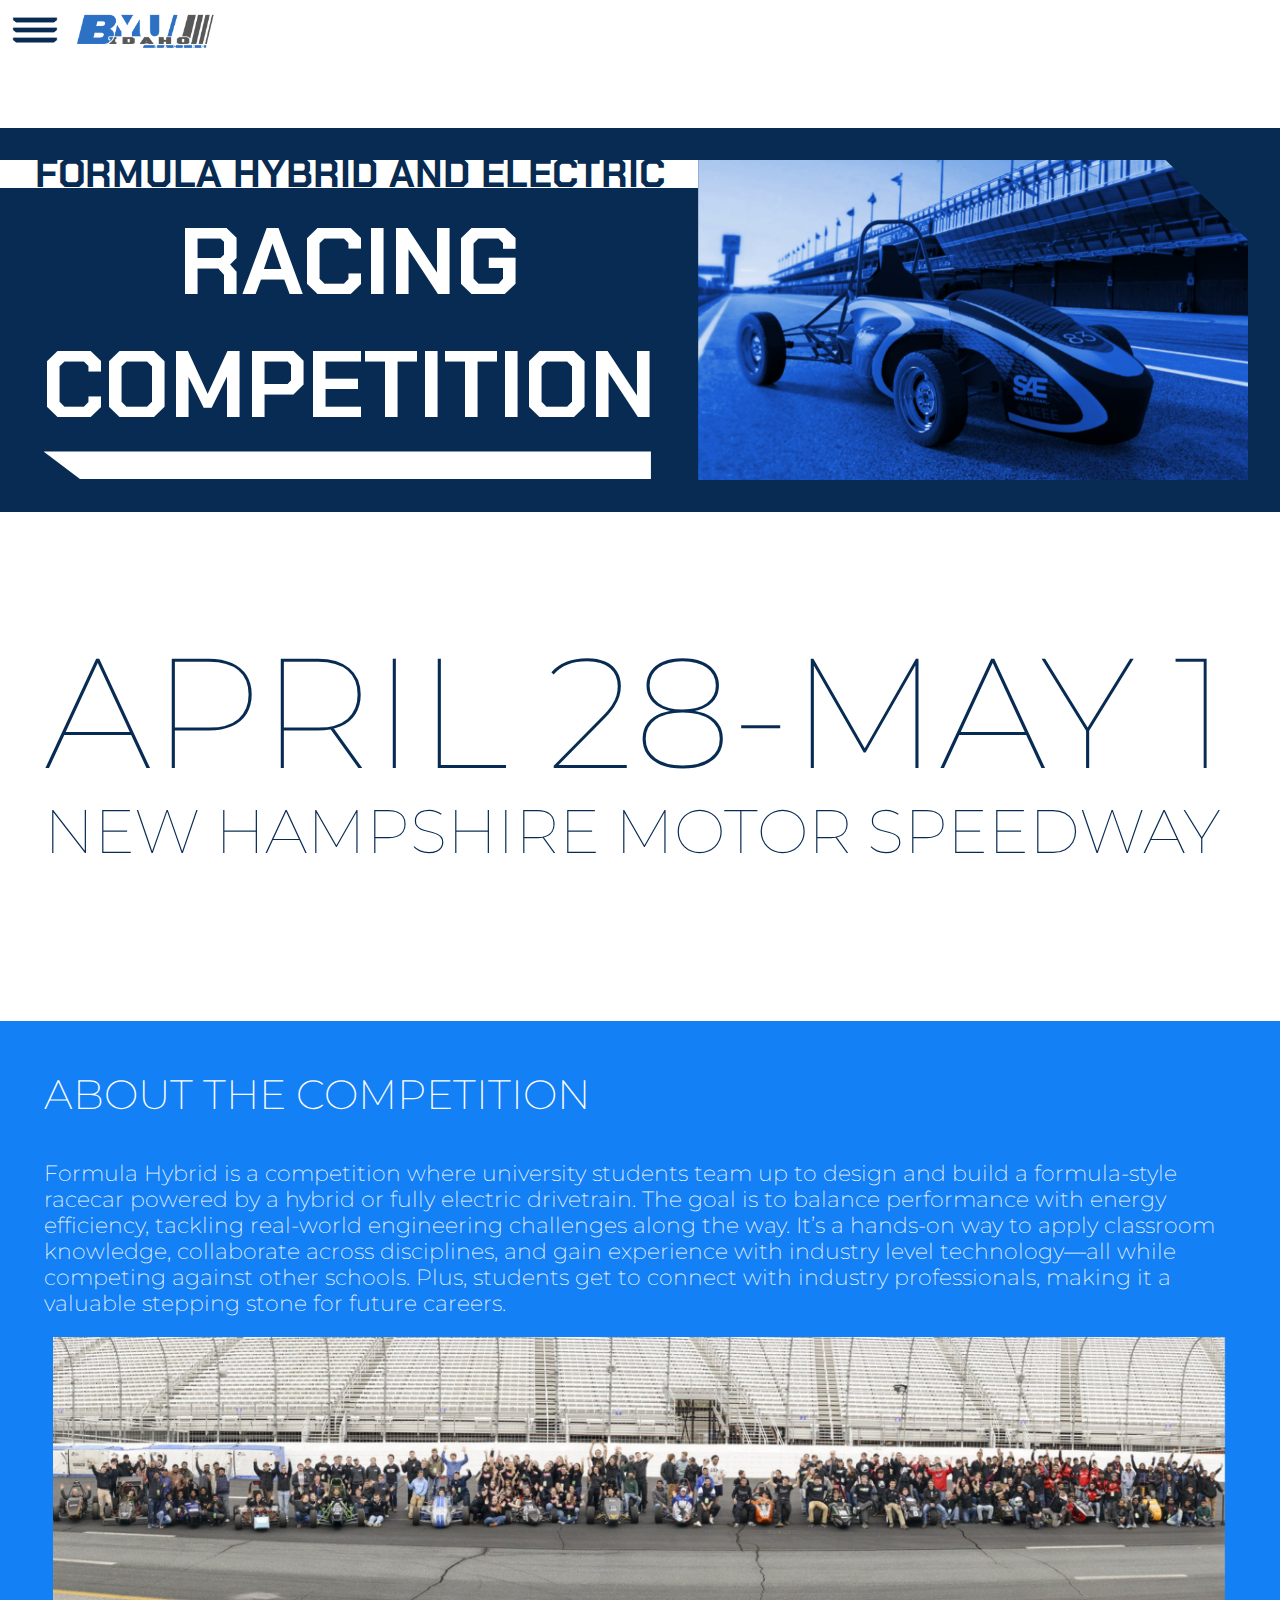
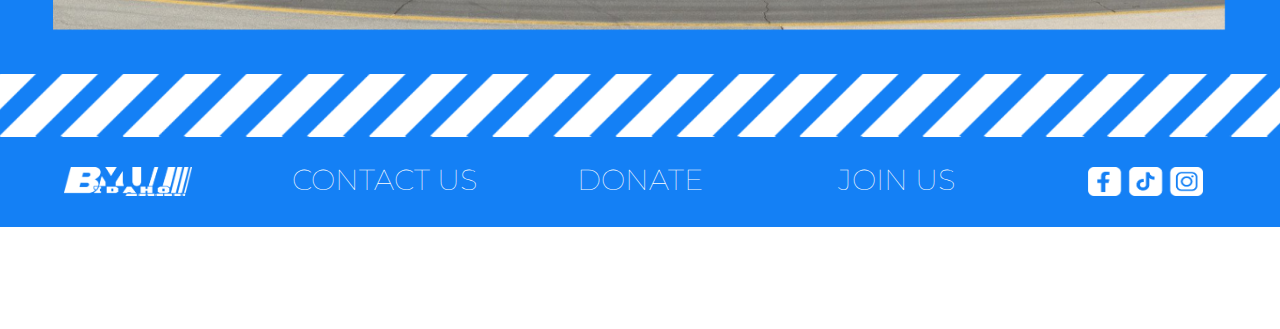
<file: events.html>
<!DOCTYPE html>
<html lang="en">
<head>
    <meta charset="UTF-8">
    <meta name="viewport" content="width=device-width, initial-scale=1.0">
    <title>BYU-Idaho Racing</title>
    <link rel="stylesheet" type="text/css" href="styles/styles.css">
    <link rel="preconnect" href="https://fonts.googleapis.com">
    <link rel="preconnect" href="https://fonts.gstatic.com" crossorigin>
    <link href="https://fonts.googleapis.com/css2?family=Chakra+Petch:ital,wght@0,300;0,400;0,500;0,600;0,700;1,300;1,400;1,500;1,600;1,700&family=Encode+Sans+Condensed:wght@300&family=Montserrat:ital,wght@0,100..900;1,100..900&display=swap" rel="stylesheet">
</head>
<body>
    <div id="EventContent">
    <header>
        <div id="mySidenav" class="sidenav">
                <a href="javascript:void(0)" class="closebtn" onclick = "closeNav()">&times;</a>
                <div class="navMain">
                <div class="navcontainer">
                    <a class="navbutton" href="index.html">HOME PAGE</a>
                    <a class="navbutton" href="meetteams.html">MEET OUR TEAMS</a>
                    <a class="navbutton" href="events.html">TEAM EVENTS</a>
                    <a class="navbutton" href="contact.html">CONTACT US</a>
                    <a class="navbutton" href="sponsors.html">SPONSORS</a>
                </div>
                
            </div>
        </div>
        <span class="menuicon" style="font-size:30px;cursor:pointer" onclick="openNav()"><img class="navicon" src="images/Hamburger_icon.svg.png" alt=""></span>

        <script>
            window.onbeforeunload = function () {
                window.scrollTo(0, 0);
            }

            function openNav() {
                document.getElementById("mySidenav").style.width = "100%";
                document.body.style.backgroundColor = "rgba(7,43,82,0.4)";
            }

            /* Set the width of the side navigation to 0 and the left margin of the page content to 0, and the background color of body to white */
            function closeNav() {
                document.getElementById("mySidenav").style.width = "0";
                document.body.style.backgroundColor = "white";
            }
        </script>


<div class="HeaderBar">
            <a href="index.html" id="logo_link">
                <img class="logo" src="images/BYU_Idaho_Racing_Logo_V2.webp" alt="BYU-Idaho Racing Logo">
            </a>
        
            



















            
    </header>
    <div class="headerbottom"></div>


    <section class="EventsHero">
        <div class="EventsHeroText">
            <div class="EventsTopBar">
            <p class="EventHerop">FORMULA HYBRID AND ELECTRIC</p>
            </div>
            <h1>RACING COMPETITION</h1>
            <div class="EventsBottomBar">
            </div>
        </div>
        <div class="EventsHeroImg"></div>
    </section>



    <section class="BigDate">
        <h1> APRIL 28-MAY 1 </h1>
        <h2> NEW HAMPSHIRE MOTOR SPEEDWAY </h2>
    </section>

        <section class="AboutEvent">
        <h3> ABOUT THE COMPETITION</h2>
        <p>Formula Hybrid is a competition where university students team up to design and build a formula-style racecar 
            powered by a hybrid or fully electric drivetrain. The goal is to balance performance with energy efficiency,
             tackling real-world engineering challenges along the way. It’s a hands-on way to apply classroom knowledge, 
             collaborate across disciplines, and gain experience with industry level technology—all while competing against 
             other schools. Plus, students get to connect with industry professionals, making it a valuable stepping stone for 
             future careers.
        </p>
        <div class="CompetitionImg"></div>
    </section>

    <div class=footer>
        <div class="FooterTop"></div>
    <div class="LogoFooter"></div>
    <a href="#" class="FooterItem">CONTACT US</a>
    <a href="#" class="FooterItem">DONATE</a>
    <a href="#" class="FooterItem">JOIN US</a>
    <a href="#" class="Socials"></a>
    </div>
    
    </div>
    </body>
    </html>
</file>
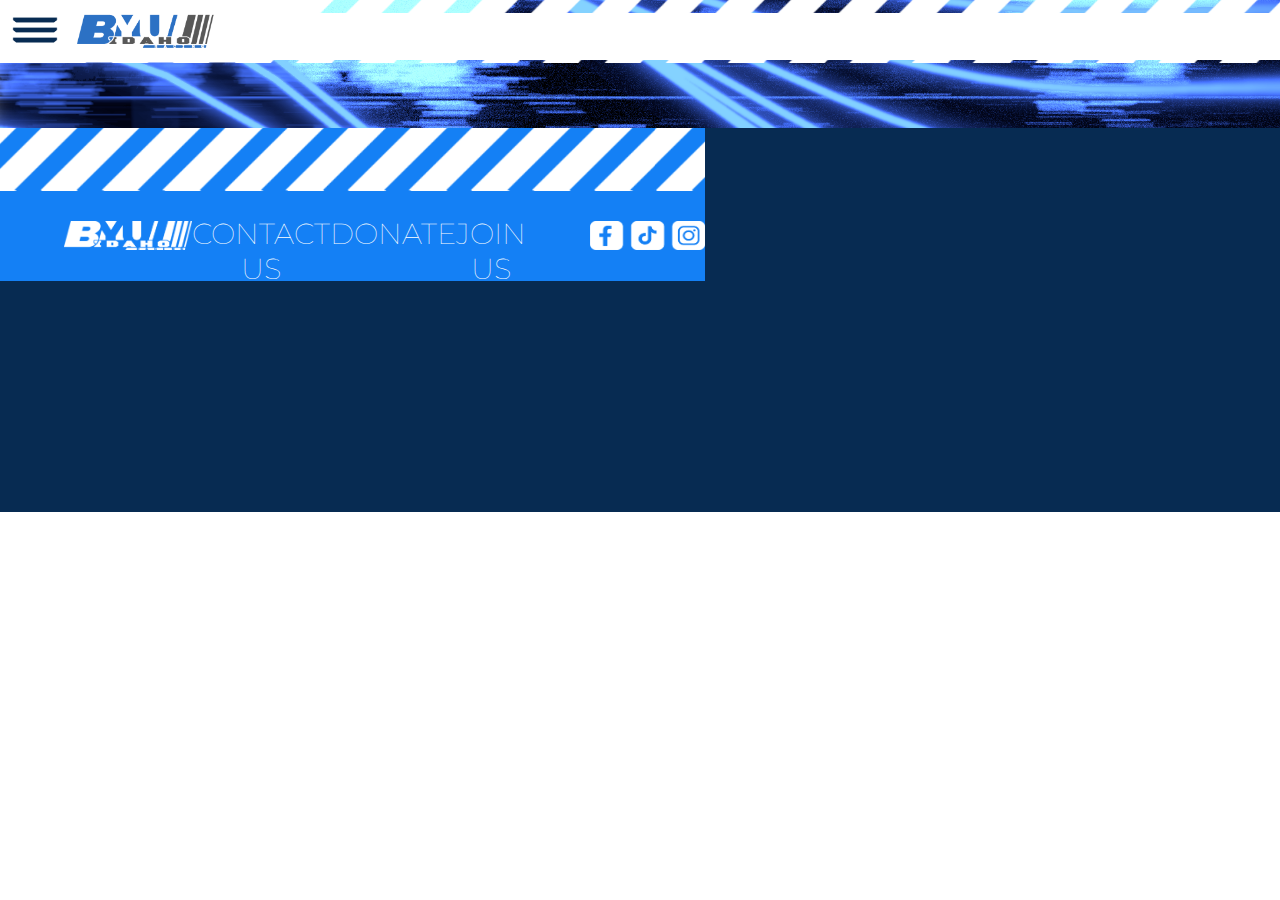
<file: media.html>
<!DOCTYPE html>
<html lang="en">
<head>
    <meta charset="UTF-8">
    <meta name="viewport" content="width=device-width, initial-scale=1.0">
    <title>BYU-Idaho Racing</title>
    <link rel="stylesheet" type="text/css" href="styles/styles.css">
    <link rel="preconnect" href="https://fonts.googleapis.com">
    <link rel="preconnect" href="https://fonts.gstatic.com" crossorigin>
    <link href="https://fonts.googleapis.com/css2?family=Chakra+Petch:ital,wght@0,300;0,400;0,500;0,600;0,700;1,300;1,400;1,500;1,600;1,700&family=Encode+Sans+Condensed:wght@300&family=Montserrat:ital,wght@0,100..900;1,100..900&display=swap" rel="stylesheet">
</head>
<body>
    <div id="MeetContent">
    <header>
        <div id="mySidenav" class="sidenav">
                <a href="javascript:void(0)" class="closebtn" onclick = "closeNav()">&times;</a>
                <div class="navMain">
                <div class="navcontainer">
                    <a class="navbutton" href="aboutus.html">ABOUT US</a>
                    <a class="navbutton" href="meetteams.html">MEET OUR TEAM</a>
                    <a class="navbutton" href="media.html">MEDIA AND EVENT</a>
                    <a class="navbutton" href="contact.html">CONTACT & FAQS</a>
                </div>
                
            </div>
        </div>
        <span class="menuicon" style="font-size:30px;cursor:pointer" onclick="openNav()"><img class="navicon" src="images/Hamburger_icon.svg.png" alt=""></span>

        <script>
            window.onbeforeunload = function () {
                window.scrollTo(0, 0);
            }

            function openNav() {
                document.getElementById("mySidenav").style.width = "100%";
                document.body.style.backgroundColor = "rgba(7,43,82,0.4)";
            }

            /* Set the width of the side navigation to 0 and the left margin of the page content to 0, and the background color of body to white */
            function closeNav() {
                document.getElementById("mySidenav").style.width = "0";
                document.body.style.backgroundColor = "white";
            }
        </script>


<div class="HeaderBar">
            <a href="index.html" id="logo_link">
                <img class="logo" src="images/BYU_Idaho_Racing_Logo_V2.webp" alt="BYU-Idaho Racing Logo">
            </a>
        
            



















            
    </header>
    <div class="headerbottom"></div>


    <section class="EventsHero">

    <div class=footer>
        <div class="FooterTop"></div>
    <div class="LogoFooter"></div>
    <a href="#" class="FooterItem">CONTACT US</a>
    <a href="#" class="FooterItem">DONATE</a>
    <a href="#" class="FooterItem">JOIN US</a>
    <a href="#" class="Socials"></a>
    </div>
    
    </div>
    </body>
    </html>
</file>
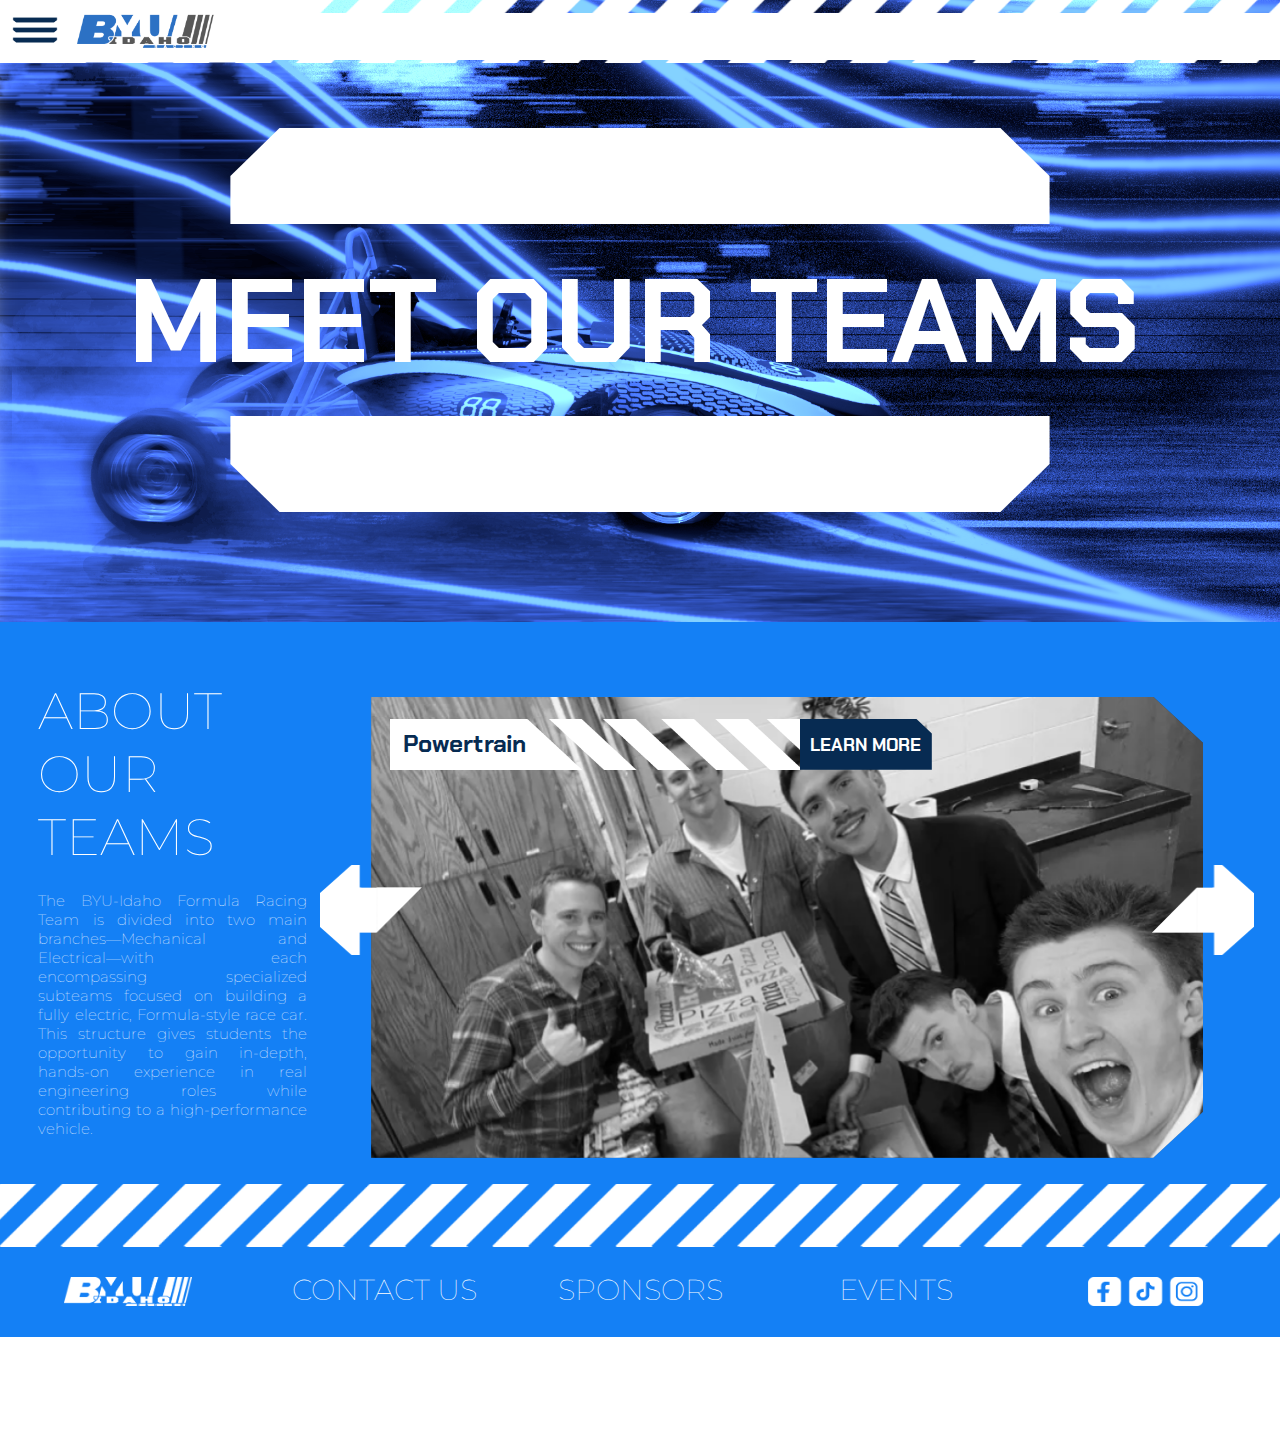
<file: meetteams.html>
<!DOCTYPE html>
<html lang="en">
<head>
    <meta charset="UTF-8">
    <meta name="viewport" content="width=device-width, initial-scale=1.0">
    <title>BYU-Idaho Racing</title>
    <link rel="stylesheet" type="text/css" href="styles/styles.css">
    <link rel="preconnect" href="https://fonts.googleapis.com">
    <link rel="preconnect" href="https://fonts.gstatic.com" crossorigin>
    <link href="https://fonts.googleapis.com/css2?family=Chakra+Petch:ital,wght@0,300;0,400;0,500;0,600;0,700;1,300;1,400;1,500;1,600;1,700&family=Encode+Sans+Condensed:wght@300&family=Montserrat:ital,wght@0,100..900;1,100..900&display=swap" rel="stylesheet">
</head>
<body>
    <div id="MeetContent">
    <header>
        <div id="mySidenav" class="sidenav">
                <a href="javascript:void(0)" class="closebtn" onclick = "closeNav()">&times;</a>
                <div class="navMain">
                <div class="navcontainer">
                    <a class="navbutton" href="index.html">HOME PAGE</a>
                    <a class="navbutton" href="meetteams.html">MEET OUR TEAMS</a>
                    <a class="navbutton" href="events.html">TEAM EVENTS</a>
                    <a class="navbutton" href="contact.html">CONTACT US</a>
                    <a class="navbutton" href="sponsors.html">SPONSORS</a>
                </div>
                
            </div>
        </div>
        <span class="menuicon" style="font-size:30px;cursor:pointer" onclick="openNav()"><img class="navicon" src="images/Hamburger_icon.svg.png" alt=""></span>

        <script>
            window.onbeforeunload = function () {
                window.scrollTo(0, 0);
            }

            function openNav() {
                document.getElementById("mySidenav").style.width = "100%";
                document.body.style.backgroundColor = "rgba(7,43,82,0.4)";
            }

            /* Set the width of the side navigation to 0 and the left margin of the page content to 0, and the background color of body to white */
            function closeNav() {
                document.getElementById("mySidenav").style.width = "0";
                document.body.style.backgroundColor = "white";
            }

            let slideIndex = 1;
            showSlides(slideIndex);

            function plusSlides(n) {
            showSlides(slideIndex += n);
            }

            function currentSlide(n) {
            showSlides(slideIndex = n);
            }

            function showSlides(n) {
            let i;
            let slides = document.getElementsByClassName("MySlides");
            let dots = document.getElementsByClassName("dot");
            if (n > slides.length) {slideIndex = 1}    
            if (n < 1) {slideIndex = slides.length}
            for (i = 0; i < slides.length; i++) {
                slides[i].style.display = "none";  
            }
            for (i = 0; i < dots.length; i++) {
                dots[i].className = dots[i].className.replace(" active", "");
            }
            slides[slideIndex-1].style.display = "block";  
            dots[slideIndex-1].className += " active";
            }

            
        </script>
        <div class="HeaderBar">
            <a href="index.html" id="logo_link">
                <img class="logo" src="images/BYU_Idaho_Racing_Logo_V2.webp" alt="BYU-Idaho Racing Logo">
            </a>
        
            



















            
    </header>
    <div class="headerbottom"></div>
    
    <div class="Meet_headContainer">

    
    <div class="MeetTop">
    </div>
    <h1 class="MeetH1">MEET OUR TEAMS</h1>
    <div class="MeetBottom">

    </div>
</div>
    <div class="TeamHolder">
        <div class="TeamText">
            <h2>
                ABOUT OUR TEAMS
            </h2>
            <p>
The BYU-Idaho Formula Racing Team is divided into two main branches—Mechanical and Electrical—with each encompassing specialized subteams focused on building a fully electric, Formula-style race car. This structure gives students the opportunity to gain in-depth, hands-on experience in real engineering roles while contributing to a high-performance vehicle.
            </p>
        </div>
        <div class="ArrowContainer">
            <a onclick="plusSlides(1)" class="NextArrow">
            </a>
            <a onclick="plusSlides(-1)" class="PrevArrow">
                
            </a>
    </div>
        <section class="CarouselTeam">
            <div class="CarouselContainer">
            
                   <div class="MySlides fade">
                        <div class="TeamContainer">
                        <div class="TeamHeader"><h3>
                            Powertrain
                        </h3>
                    </div>
                        <a class="LearnTeam" href="team.html">
                            LEARN MORE
                        </a>
                        <img src="images/Pizza Team.png" id="PizzaTeam" alt="PizzaTeam">
                        </div>
                    </div>

                    
                    <div class="MySlides fade">
                        <div class="TeamContainer">
                        <div class="TeamHeader"><h3>
                            Electrical
                        </h3>
                    </div>
                        <a class="LearnTeam" href="Electrical.html">
                            LEARN MORE
                        </a>
                        
                        </div>
                    </div>

                </div>
        </section>
    </div>

    <div class=footer>
    <div class="FooterTop"></div>
<div class="LogoFooter"></div>
<a href="contact.html" class="FooterItem">CONTACT US</a>
<a href="sponsors.html" class="FooterItem">SPONSORS</a>
<a href="events.html" class="FooterItem">EVENTS</a>
<a href="#" class="Socials"></a>
    </div>
    
    </div>
    </body>
    </html>
</file>
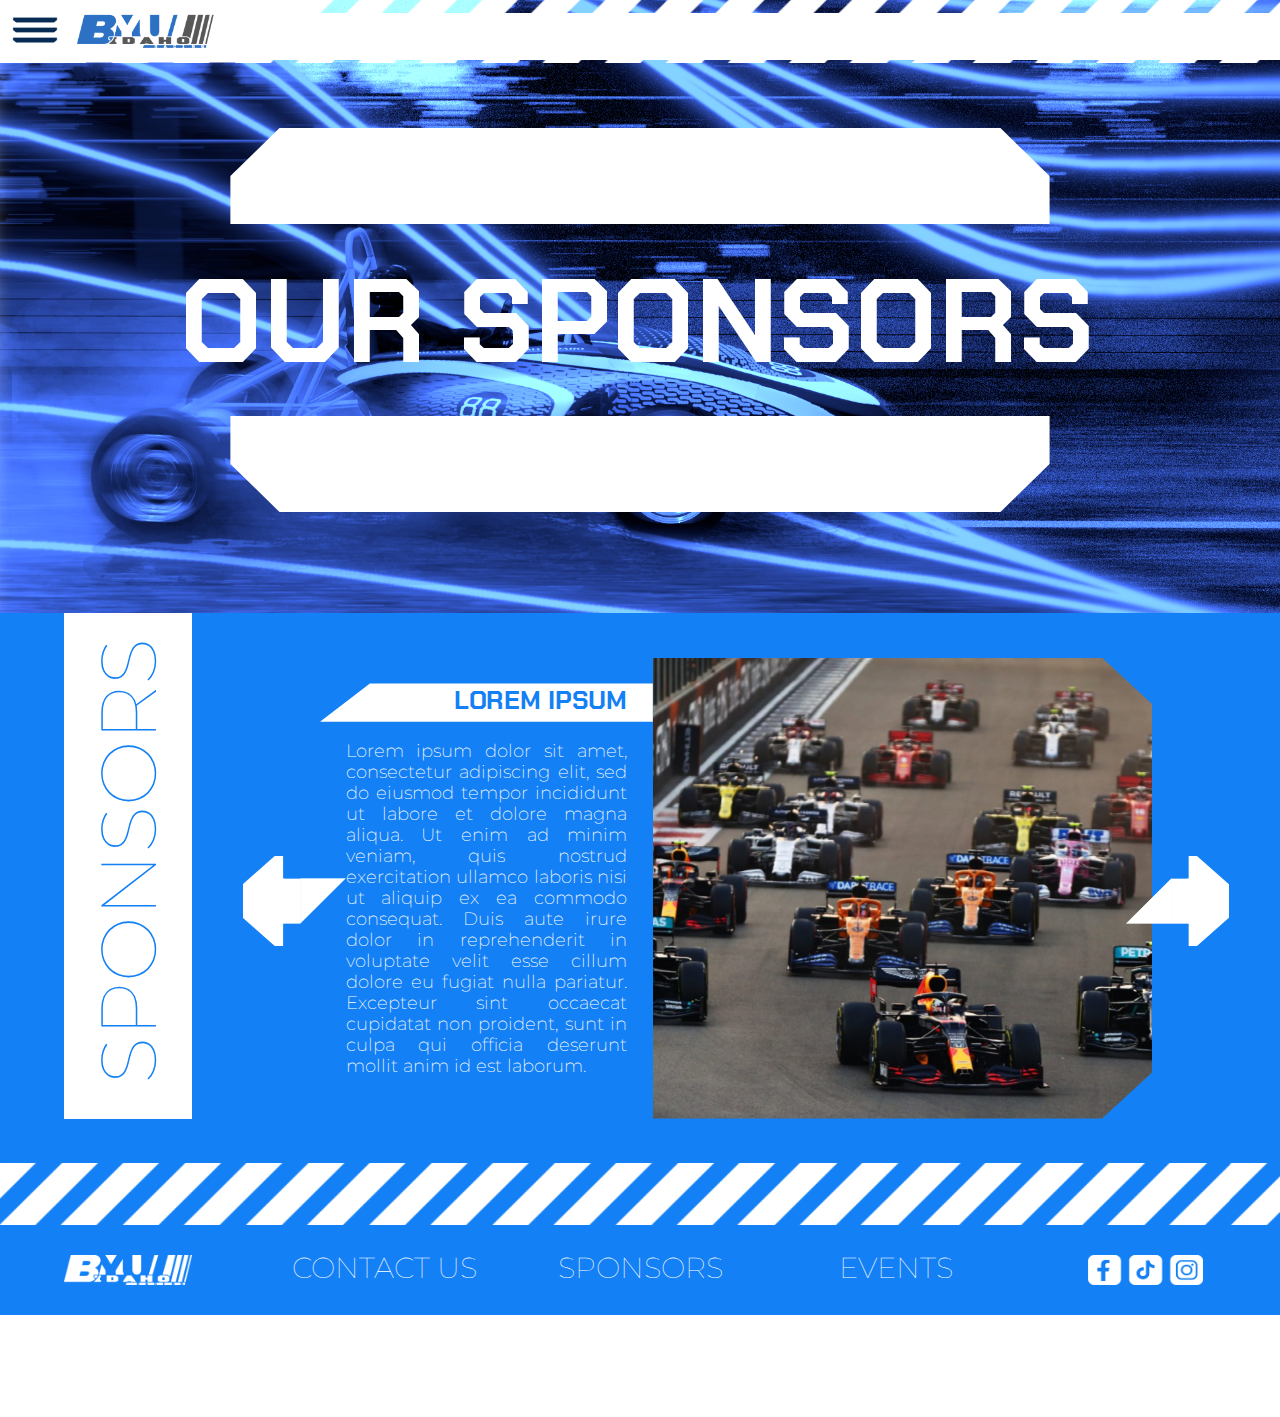
<file: sponsors.html>
<!DOCTYPE html>
<html lang="en">
<head>
    <meta charset="UTF-8">
    <meta name="viewport" content="width=device-width, initial-scale=1.0">
    <title>BYU-Idaho Racing</title>
    <link rel="stylesheet" type="text/css" href="styles/styles.css">
    <link rel="preconnect" href="https://fonts.googleapis.com">
    <link rel="preconnect" href="https://fonts.gstatic.com" crossorigin>
    <link href="https://fonts.googleapis.com/css2?family=Chakra+Petch:ital,wght@0,300;0,400;0,500;0,600;0,700;1,300;1,400;1,500;1,600;1,700&family=Encode+Sans+Condensed:wght@300&family=Montserrat:ital,wght@0,100..900;1,100..900&display=swap" rel="stylesheet">
</head>
<body>
    <div id="MeetContent">
    <header>
        <div id="mySidenav" class="sidenav">
                <a href="javascript:void(0)" class="closebtn" onclick = "closeNav()">&times;</a>
                <div class="navMain">
                <div class="navcontainer">
                   <a class="navbutton" href="index.html">HOME PAGE</a>
                    <a class="navbutton" href="meetteams.html">MEET OUR TEAMS</a>
                    <a class="navbutton" href="events.html">TEAM EVENTS</a>
                    <a class="navbutton" href="contact.html">CONTACT US</a>
                    <a class="navbutton" href="sponsors.html">SPONSORS</a>
                </div>
                
            </div>
        </div>
        <span class="menuicon" style="font-size:30px;cursor:pointer" onclick="openNav()"><img class="navicon" src="images/Hamburger_icon.svg.png" alt=""></span>

        <script>
            window.onbeforeunload = function () {
                window.scrollTo(0, 0);
            }

            function openNav() {
                document.getElementById("mySidenav").style.width = "100%";
                document.body.style.backgroundColor = "rgba(7,43,82,0.4)";
            }

            /* Set the width of the side navigation to 0 and the left margin of the page content to 0, and the background color of body to white */
            function closeNav() {
                document.getElementById("mySidenav").style.width = "0";
                document.body.style.backgroundColor = "white";
            }

              let slideIndex = 1;
            showSlides(slideIndex);

            function plusSlides(n) {
            showSlides(slideIndex += n);
            }

            function currentSlide(n) {
            showSlides(slideIndex = n);
            }

            function showSlides(n) {
            let i;
            let slides = document.getElementsByClassName("ProjectMySlides");
            let dots = document.getElementsByClassName("dot");
            if (n > slides.length) {slideIndex = 1}    
            if (n < 1) {slideIndex = slides.length}
            for (i = 0; i < slides.length; i++) {
                slides[i].style.display = "none";  
            }
            for (i = 0; i < dots.length; i++) {
                dots[i].className = dots[i].className.replace(" active", "");
            }
            slides[slideIndex-1].style.display = "block";  
            dots[slideIndex-1].className += " active";
            }


            
        </script>
        <div class="HeaderBar">
            <a href="index.html" id="logo_link">
                <img class="logo" src="images/BYU_Idaho_Racing_Logo_V2.webp" alt="BYU-Idaho Racing Logo">
            </a>
        
            



















            
    </header>
    <div class="headerbottom"></div>
    
    <div class="Meet_headContainer">

    
    <div class="MeetTop">
    </div>
    <h1 class="SponsorsH1">OUR SPONSORS</h1>
    <div class="MeetBottom">

    </div>
</div>
    <div class="ProjectHolder">

        <div class="ProjectArrowContainer">
            <a onclick="plusSlides(1)" class="NextArrow">
            </a>
            <a onclick="plusSlides(-1)" class="PrevArrow">
                
            </a>
        </div>
        <div class="SponsorsTitleHolder">
            <h2>SPONSORS</h2>
        </div>
        <section class="CarouselProject">

            <div class="ProjectCarouselContainer">
            
                    <div class="ProjectMySlides fade">
                        <div class="ProjectDisplayContainer">
                            <div class="ProjectContainerText1">
                                <div class="ProjectTextHeader">
                                    <h3>LOREM IPSUM</h3>
                                </div>
                                <div class="ProjectBodyText">
                                    <p>
                                        Lorem ipsum dolor sit amet, consectetur adipiscing elit, sed do eiusmod tempor incididunt ut labore
                                        et dolore magna aliqua. Ut enim ad minim veniam, quis nostrud exercitation ullamco laboris nisi ut 
                                        aliquip ex ea commodo consequat. Duis aute irure dolor in reprehenderit in voluptate velit esse 
                                        cillum dolore eu fugiat nulla pariatur. Excepteur sint occaecat cupidatat non proident, sunt in 
                                        culpa qui officia deserunt mollit anim id est laborum.
                                    </p>
                                </div>
                            </div>
                            <div class="ProjectImageContainer1">
                            </div>
                        </div>
                    </div>

                    
                    <div class="ProjectMySlides fade">
                        <div class="ProjectDisplayContainer">
                            <div class="ProjectContainerText2">
                                <div class="ProjectTextHeader">
                                    <h3>PROJECT 2</h3>
                                </div>
                                <div class="ProjectBodyText">
                                    <p>
                                        Duis aute irure dolor in reprehenderit in voluptate velit esse 
                                        cillum dolore eu fugiat nulla pariatur. Lorem ipsum dolor sit amet, consectetur adipiscing elit, sed do eiusmod tempor incididunt ut labore
                                        et dolore magna aliqua. Ut enim ad minim veniam, quis nostrud exercitation ullamco laboris nisi ut 
                                        aliquip ex ea commodo consequat. Excepteur sint occaecat cupidatat non proident, sunt in 
                                        culpa qui officia deserunt mollit anim id est laborum.
                                    </p>
                                </div>
                            </div>
                            <div class="ProjectImageContainer2">
                            </div>
                        </div>
                    </div>

                    
                    <div class="ProjectMySlides fade">
                        <div class="ProjectDisplayContainer">
                            <div class="ProjectContainerText3">
                                <div class="ProjectTextHeader">
                                    <h3>PROJECT 3</h3>
                                </div>
                                <div class="ProjectBodyText">
                                    <p>
                                        Excepteur sint occaecat cupidatat non proident, sunt in 
                                        culpa qui officia deserunt mollit anim id est laborum. Lorem ipsum dolor sit amet, consectetur adipiscing elit, sed do eiusmod tempor incididunt ut labore
                                        et dolore magna aliqua. Ut enim ad minim veniam, quis nostrud exercitation ullamco laboris nisi ut 
                                        aliquip ex ea commodo consequat. Duis aute irure dolor in reprehenderit in voluptate velit esse 
                                        cillum dolore eu fugiat nulla pariatur. 
                                    </p>
                                </div>
                            </div>
                            <div class="ProjectImageContainer3">
                            </div>
                        </div>
                    </div>
                        
                        </div>
                    </div>

                </div>
        </section>
    </div>

    <div class=footer>
    <div class="FooterTop"></div>
<div class="LogoFooter"></div>
<a href="contact.html" class="FooterItem">CONTACT US</a>
<a href="sponsors.html" class="FooterItem">SPONSORS</a>
<a href="events.html" class="FooterItem">EVENTS</a>
<a href="#" class="Socials"></a>
    </div>
    
    </div>
    </body>
    </html>
</file>
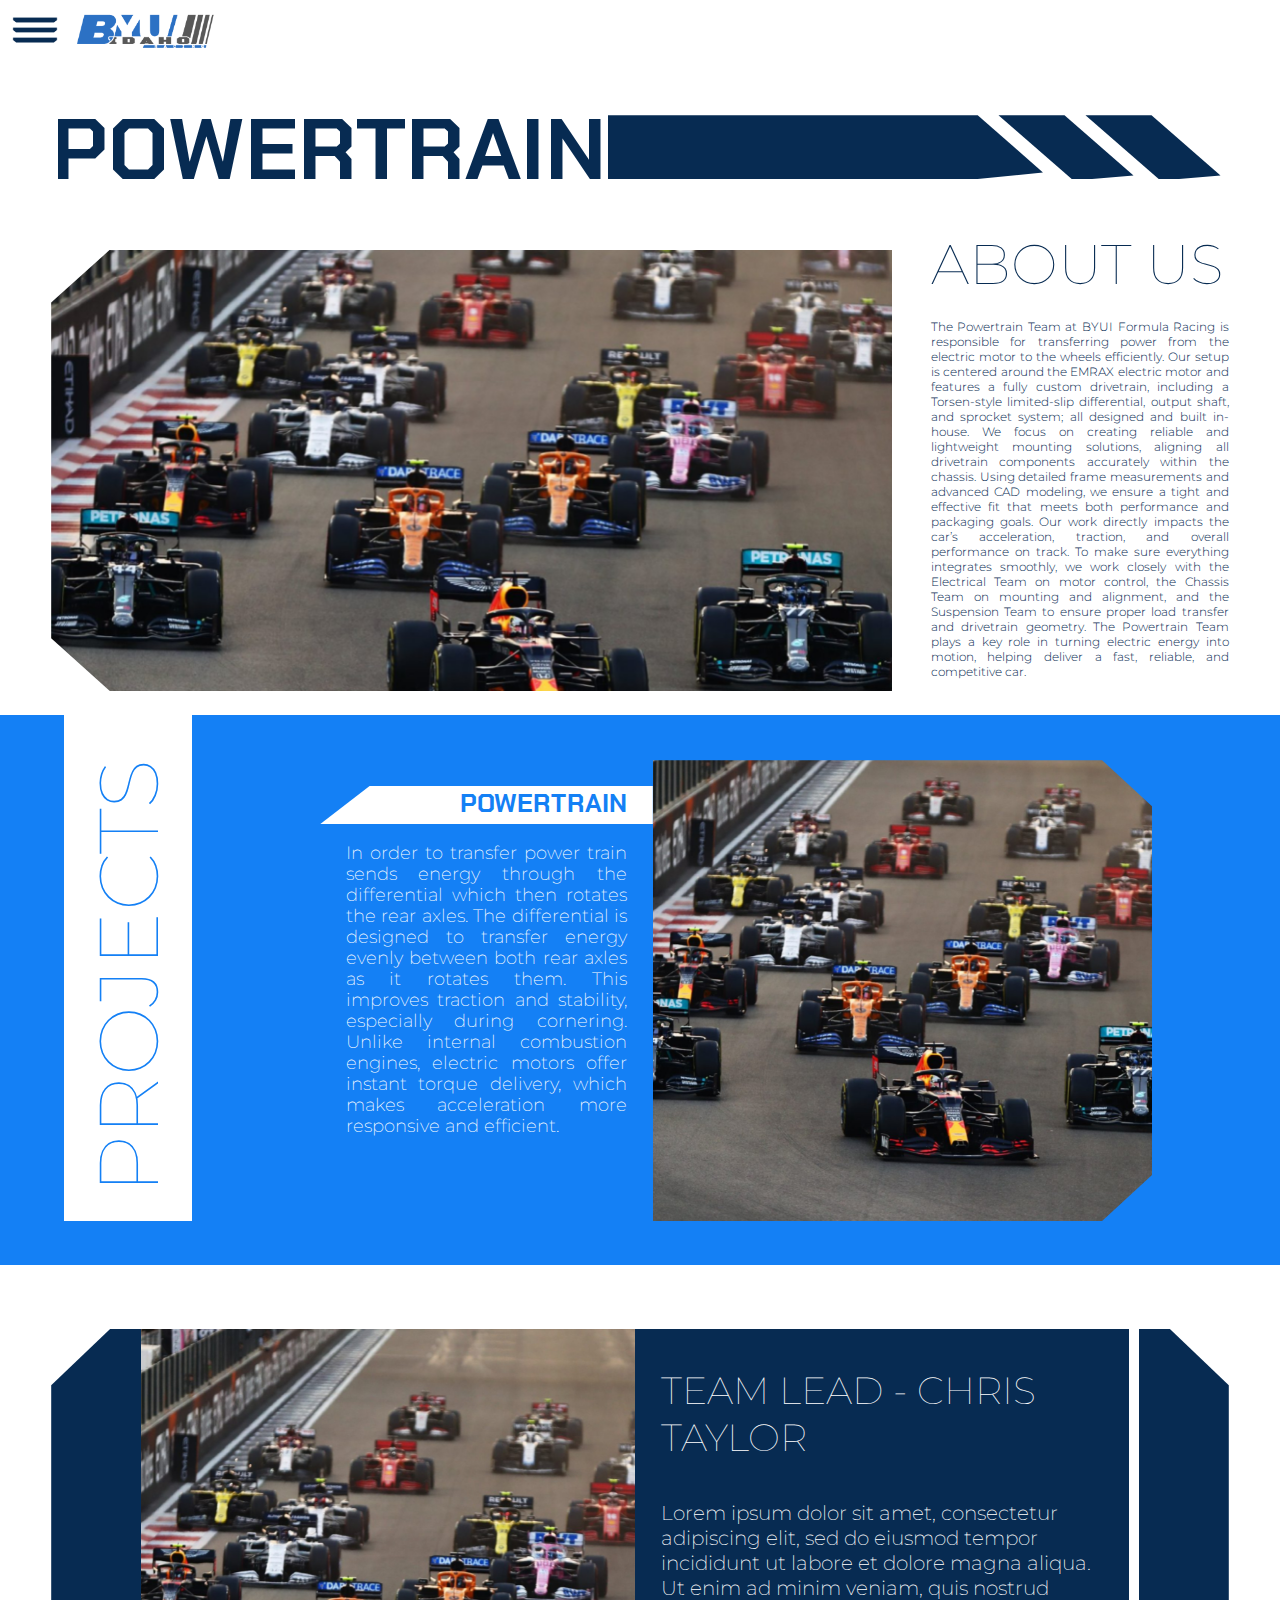
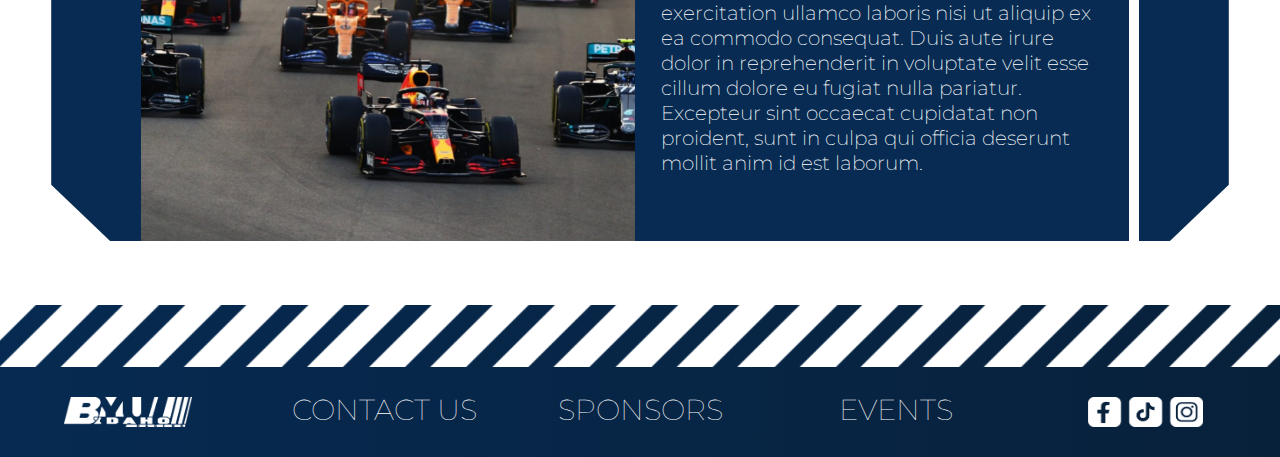
<file: team.html>
<!DOCTYPE html>
<html lang="en">
<head>
    <meta charset="UTF-8">
    <meta name="viewport" content="width=device-width, initial-scale=1.0">
    <title>BYU-Idaho Racing</title>
    <link rel="stylesheet" type="text/css" href="styles/styles.css">
    <link rel="preconnect" href="https://fonts.googleapis.com">
    <link rel="preconnect" href="https://fonts.gstatic.com" crossorigin>
    <link href="https://fonts.googleapis.com/css2?family=Chakra+Petch:ital,wght@0,300;0,400;0,500;0,600;0,700;1,300;1,400;1,500;1,600;1,700&family=Encode+Sans+Condensed:wght@300&family=Montserrat:ital,wght@0,100..900;1,100..900&display=swap" rel="stylesheet">
</head>
<body>
    <div id="content">
    <header>
        <div id="mySidenav" class="sidenav">
                <a href="javascript:void(0)" class="closebtn" onclick = "closeNav()">&times;</a>
                <div class="navMain">
                <div class="navcontainer">
                    <a class="navbutton" href="index.html">HOME PAGE</a>
                    <a class="navbutton" href="meetteams.html">MEET OUR TEAMS</a>
                    <a class="navbutton" href="events.html">TEAM EVENTS</a>
                    <a class="navbutton" href="contact.html">CONTACT US</a>
                    <a class="navbutton" href="sponsors.html">SPONSORS</a>
                </div>
                
            </div>
        </div>
        <span class="menuicon" style="font-size:30px;cursor:pointer" onclick="openNav()"><img class="navicon" src="images/Hamburger_icon.svg.png" alt=""></span>

        <script>
            window.onbeforeunload = function () {
                window.scrollTo(0, 0);
            }

            function openNav() {
                document.getElementById("mySidenav").style.width = "100%";
                document.body.style.backgroundColor = "rgba(7,43,82,0.4)";
            }

            /* Set the width of the side navigation to 0 and the left margin of the page content to 0, and the background color of body to white */
            function closeNav() {
                document.getElementById("mySidenav").style.width = "0";
                document.body.style.backgroundColor = "white";
            }




            let slideIndex = 1;
            showSlides(slideIndex);

            function plusSlides(n) {
            showSlides(slideIndex += n);
            }

            function currentSlide(n) {
            showSlides(slideIndex = n);
            }

            function showSlides(n) {
            let i;
            let slides = document.getElementsByClassName("ProjectMySlides");
            let dots = document.getElementsByClassName("dot");
            if (n > slides.length) {slideIndex = 1}    
            if (n < 1) {slideIndex = slides.length}
            for (i = 0; i < slides.length; i++) {
                slides[i].style.display = "none";  
            }
            for (i = 0; i < dots.length; i++) {
                dots[i].className = dots[i].className.replace(" active", "");
            }
            slides[slideIndex-1].style.display = "block";  
            dots[slideIndex-1].className += " active";
            }

            
        </script>
        <div class="HeaderBar">
            <a href="index.html" id="logo_link">
                <img class="logo" src="images/BYU_Idaho_Racing_Logo_V2.webp" alt="BYU-Idaho Racing Logo">
            </a>
        
            



















            
    </header>
    <div class="TeamHeaderBottom"></div>

    <section class="TeamTitle">
        <h1>POWERTRAIN</h1>
            <div class="TitleBannerLarge"></div>
            <div class="TitleBannerSmall1"></div>
            <div class="TitleBannerSmall2"></div>
        </div>
    </section>


    <section class="Team1AboutUs">
        <div class="TeamHero">
        </div>
        <div class="TeamHeroText">
            <h2>
                ABOUT US
            </h2>
            <p>
                 The Powertrain Team at BYUI Formula Racing is responsible for transferring power from the electric motor to the wheels efficiently. Our setup is centered around the EMRAX electric motor and features a fully custom drivetrain, including a Torsen-style limited-slip differential, output shaft, and sprocket system; all designed and built in-house.
We focus on creating reliable and lightweight mounting solutions, aligning all drivetrain components accurately within the chassis. Using detailed frame measurements and advanced CAD modeling, we ensure a tight and effective fit that meets both performance and packaging goals.
Our work directly impacts the car’s acceleration, traction, and overall performance on track. To make sure everything integrates smoothly, we work closely with the Electrical Team on motor control, the Chassis Team on mounting and alignment, and the Suspension Team to ensure proper load transfer and drivetrain geometry.
The Powertrain Team plays a key role in turning electric energy into motion, helping deliver a fast, reliable, and competitive car.
            </p>
        </div>
    </section>



    <div class="ProjectHolder">

        <div class="ProjectArrowContainer">

        </div>
        <div class="ProjectTitleHolder">
            <h2>PROJECTS</h2>
        </div>
        <section class="CarouselProject">

            <div class="ProjectCarouselContainer">
            
                    <div class="ProjectMySlides fade">
                        <div class="ProjectDisplayContainer">
                            <div class="ProjectContainerText1">
                                <div class="ProjectTextHeader">
                                    <h3>POWERTRAIN</h3>
                                </div>
                                <div class="ProjectBodyText">
                                    <p>
In order to transfer power train sends energy through the differential which then rotates the rear axles. The differential is designed to transfer energy evenly between both rear axles as it rotates them. This improves traction and stability, especially during cornering. Unlike internal combustion engines, electric motors offer instant torque delivery, which makes acceleration more responsive and efficient. 
                                    </p>
                                </div>
                            </div>
                            <div class="ProjectImageContainer1">
                            </div>
                        </div>
                    </div>

                        
                        </div>
                    </div>

                </div>
        </section>
    </div>

    <section class="TeamLead">
        <div class="TeamLeadHero">
        </div>
        <div class="TeamLeadText">
            <h3>TEAM LEAD - CHRIS TAYLOR</h3>

            <p>Lorem ipsum dolor sit amet, consectetur adipiscing elit, sed do eiusmod tempor incididunt ut 
                labore et dolore magna aliqua. Ut enim ad minim veniam, quis nostrud exercitation ullamco 
                laboris nisi ut aliquip ex ea commodo consequat. Duis aute irure dolor in reprehenderit in 
                voluptate velit esse cillum dolore eu fugiat nulla pariatur. Excepteur sint occaecat cupidatat
                 non proident, sunt in culpa qui officia deserunt mollit anim id est laborum.</p>

        </div>
        <div class="TeamDivider"></div>
    </section>

    <footer>
    <div class="FooterTop"></div>
<div class="LogoFooter"></div>
<a href="contact.html" class="FooterItem">CONTACT US</a>
<a href="sponsors.html" class="FooterItem">SPONSORS</a>
<a href="events.html" class="FooterItem">EVENTS</a>
<a href="#" class="Socials"></a>
    </footer>
    
    </div>
    </body>
    </html>
</file>
<file: styles/styles.css>
@import url('https://fonts.googleapis.com/css2?family=Chakra+Petch:ital,wght@0,300;0,400;0,500;0,600;0,700;1,300;1,400;1,500;1,600;1,700&family=Encode+Sans+Condensed:wght@300&family=Montserrat:ital,wght@0,100..900;1,100..900&display=swap');

#content{
    --heading-font: "Chakra Petch" ;
    --paragraph-font: "Encode Sans Condensed", Montserrat;
    font-size: 22px;
    color: white;
    margin: 0;
    padding: 0;
}
#indexbody{
    overflow-y: hidden;
    animation: scrollprevent 1.5s linear forwards;
    animation-delay: 1s;
    overflow-x: hidden;
    margin: 0;
    padding: 0;
    font-family: "Encode Sans Condensed", Montserrat;
    max-width: 100vw;
}
body{
    margin: 0;
    padding: 0;
    font-family: "Encode Sans Condensed", Montserrat;
    max-width: 100vw;
    overflow-x: hidden;
}
h1, h2, h3, h4{
    font-family: "Chakra Petch" ;
}
.HeaderBar{
    clip-path: polygon(0px 0px, 233px 0px, 170.5px 62.5px, 0px 62.5px);
    background-color: rgb(255, 255, 255);
    }

.LearnMoreChassis{
    width:13vw;
    text-align: center;
    padding-left: 0.8vw;
    padding-right: 0.8vw;
    padding-top: 1.5vw;
    padding-bottom: 1.5vw;
    margin-left: 3vw;
    clip-path: polygon(0% 0%, 88% 0%, 126% 100%, 100% 97%, 0% 97%);
    background-color: white;
    font-family: Chakra Petch;
    text-decoration: none;
    color:#072b52;
    z-index: 2;
    font-weight: 1000;
    font-size: 2vw;
    position: relative;
    margin-top: 10vh;
    display: block;
}

.ChassisHeader{
    font-family: Montserrat;
    font-weight: 100;
    margin-left: 3vw;
}
header{
    position: fixed;
    background-image: url(BannerBackground.png);
    width: 100%;
    height: 62.5px;
    background-size: auto 101%;

    background-position: bottom 0px right -62.5px;
    top: 0px;
    z-index: 10;
    background-color: rgba(7, 43, 82, 0);

    animation: colorIn 1s forwards;

    display: grid;
    grid-template-columns: 70px 233px auto;
}

.headerbottom{
    width: 100%;
    height: 47px;
    animation: headershadow linear forwards;
    animation-timeline: scroll(y);
    
    position: fixed;
    margin-left: 0px;
    margin-top: 12.5px;
    background-color: white;
    z-index: 9;
}


.headerbottom2{
    width: 100%;
    height: 47px;
    animation: headershadow linear forwards;
    animation-timeline: scroll(y);
    
    position: fixed;
    margin-left: -144px;
    margin-top: -131.5px;
    background-color: white;
    z-index: 9;
}

.CarHoverText{
    margin-left: 3vw;
    width: 25vw;
}
#CarHover{
    width: 0vw;
    height: 50vh;
    background-color:#1480f5;
    margin-top: 13vh;
    margin-left: 2vw;
    transition: 1s ease;
    overflow: hidden;
    box-shadow: 10px 0px 30px #000000;
    font-family: Montserrat;
    font-weight: 100;
    text-align: justify;
    text-justify: inter-word;
    box-sizing: border-box;
}

#car-imgContainer:hover #CarHover{
    width: 45vw;
   
}




@keyframes headershadow{
    5%{
    box-shadow: 0px 5px 98px black;
    height: 40px
    }
    100%{
    box-shadow: 0px 5px 98px black;
    height: 40px 
    }
}

.headerbottom-scrolled {
    transform: translateY(-20px); /* Moves the header up slightly */
  }
@keyframes colorIn{
    100%{background-color: #072b52;
    }
}
.logo{
    grid-column: 2/3;
    width: 150px; /*Change to a relative value*/
    margin-top: -10px;
}
span{
    grid-column: 1/2;
    margin-top: 10px;
}
.menuicon{
    background-color: white;
    margin-top: 0px;
    padding: 9.5px;
    height: 62.5px;
    box-sizing: border-box;
}
/* SIDEBAR NAVIGATION WITH OPACITY */

.navicon{
    width: 50px;
    height: 40px;
}

.sidenav {
    height: 100%; /* 100% Full-height */
    width: 0;
    position: fixed; /* Stay in place */
    z-index: 1; /* Stay on top */
    top: 0; /* Stay at the top */
    left: 0;
    background-image: linear-gradient(to right, rgba(0,0,0,0.5), rgba(0,0,0,0));
    overflow-x: hidden; /* Disable horizontal scroll */
    padding-top: 60px; /* Place content 60px from the top */
    transition: 0.5s; /* 0.5 second transition effect to slide in the sidenav */
    right: 25px;
    font-size: 36px;
    margin-left: 0px;
}

.navMain{
    width: 250px; 
    height: 100%; /* 100% Full-height */
    background-color: white;
    box-shadow: 11px -75px 98px black;
    transition: 5s ease-in; /* 0.5 second transition effect to slide in the sidenav */
    
}

  
  /* The navigation menu links */
  .navbutton {
    padding: 8px 8px 0px 32px;
    text-decoration: none;
    font-size: 25px;
    color: rgba(7, 43, 82, 1);
    display: block;
    transition: 0.3s;
    clip-path: polygon(0% 0%, 100% 0%, 100% 82%, 96% 97%, 0% 97%);
    background-color: white;
    height: 41px;
    width: 211px;
    margin-left: 0px;
    font-family: Chakra Petch;
}
.navcontainer{
    background-color: rgba(7, 43, 82, 1);
}
  /* When you mouse over the navigation links, change their color */
  .navbutton:hover {
    color: white;
    background-color: rgba(7, 43, 82, 1);
}
  
  /* Position and style the close button (top right corner) */
  .sidenav .closebtn {
    top: 0;

}



.closebtn{
top: 0;
left: 0px;
width: 251px;
height: 100px;
background-color: white;
text-decoration: none;
box-sizing: border-box;
padding-left: 30px;
font-size: 50px;
color: rgba(7, 43, 82, 1);
position: absolute;
}

.closebtn:hover{
font-weight: 1000;
}
/* ANIMATION FOR HERO IMG */

#CarAnim{
    background-color: rgb(255, 255, 255);
    top: 8vh;
    width: 100vw;
    height: 100vh;
    right: -1800px;
    position: fixed;
    z-index: 6;
    clip-path: polygon(0% 0%, 100% 0%, 100% 92%, -50% 92%, 0% 86%, 7vw 86%, 10vw 81%, 80% 81%, 90% 62%, 90% 23%, 80% 5%, 0% 5%);
    animation: slideTop 1.5s forwards;
    animation-delay: 1s;
    overflow-x:hidden;
    overflow-y: hidden;
}

.titlecontainer{
    width: 100vw;
    height: 100vh;
    text-align: center;
    padding-top: 76.85vh;
    color: rgba(7, 43, 82, 1);
    font-size: 2.9vh;
    box-sizing: border-box;
    letter-spacing: 2vh;
}

@keyframes slideTop{
    100% {
        transform: translateX(-1800px);
        position: absolute;
          }
        }
@keyframes scrollprevent{
    100%{
    overflow-y: visible;
    }
}

.AnimBars{
    position:absolute;
    z-index: 5;
    top: -13.2vh;
    left: 0px;
    width: 100vw;
    height: 13.2vh;
    background-color: white;
    animation: slideUp 1s forwards;
}
@keyframes slideUp{
    100% {
        transform: translateY(13.2vh);
          }
}
.AnimBars2{
    position: absolute;
    z-index: 5;
    top: 103.9vh;
    left: 0px;
    width: 100vw;
    height: 6.2vh;
    background-color: white;
    animation: slideDown 1s forwards;
}
@keyframes slideDown{
    100% {
        transform: translateY(-10vh);
    }
}


#hero{
    display: grid;
    grid-template-columns: repeat(3,1fr);
    background-color: rgb(255, 255, 255);
    width: 98vw;
    height: 102vh;
    overflow: hidden;
    background-image: url(WebsiteRenderBackground.png);
    /* margin-top: -100px; */
    background-size: 100% 100%;
    background-position: center;
    background-repeat: no-repeat;
    overflow-x: hidden;
}
#hero-box{
    width: 100vw;
    height: 102vh;
    z-index: 1;
    position: absolute;
    text-align: center;
    overflow-x: hidden;
}
/* #car-img, #background-img{
    position: absolute;
} */
#car-imgContainer{
    margin-top: 11.5vh;
    width: 65vw;
    height: 85.5vh;
    margin-left: 26.5vw;
    animation: shrinkcar 1.5s forwards;
    animation-delay: 1s;
    overflow: hidden;
    border-left: 1vw solid transparent;
    transition: 0s;
    transition-delay: 10s;
    position: relative;
}

#car-imgContainer:hover #car-img{
    border-left: 25vw solid transparent;

}
#car-img{
    margin-top: -71vh;
    margin-left: -20vw;
    width: 84.6vw;
    transition: 1s ease;
    border-left:0.1vw solid transparent;
}
@keyframes shrinkcar{
    100%{
        transform: scale(0.85,0.85) translateY(-4vh) translateX(2vw);
    }
}
#Aboutus{
    width: 28vw;
    margin-left: 4vw;
    animation: FadeIn 2.5s forwards;
    animation-delay: 1s;
    opacity: 0%;
    position: relative;
    text-align: justify;
    text-justify: inter-word;
    font-family: montserrat;
    font-weight: 100;
}


#Aboutus p{
    font-size: 3vh;
}

#Aboutus h2{
    font-size: 6vh;
}

@keyframes FadeIn{
    100%{
        opacity: 100%;
    }
}
.aboutus_home{
    grid-column: 1/2 ;
    margin-top: 21vh;
    text-align: justify;
    text-justify: inter-word;
    font-family: montserrat;
    font-weight: 100;
}
.home_display{
    background-image: linear-gradient(#072b52, white);
}
/* .mission{
    margin-top: -27px;
    background-color: #049fff;
    grid-row: 1/2;
} */
/* .mission_h1{
    grid-row: 1/2;
}
.mission_msg{
    grid-row: 2/3;
} */
.mission_h1, .mission_msg{
    color: black;
    /* grid-column: 1/2; */
}
.teamphoto{
    /* grid-row: 1/3; */
    float: right;
    height: 40vh;
    width: auto;
    margin-left: auto;
    /* margin-right: auto; */
}
.newsletter{
    /* grid-row: 2/3; */
    display: grid;
    grid-template-columns: repeat(3, 1fr);
}
.newsletter_h1{
    color: black;
    grid-column: 2/3;
    text-align: center;
}
.newsletter_msg{
    color: black;
    grid-column: 2/3;
    grid-row: 2/3;
    text-align: center;
}
footer{
    background-image: linear-gradient(white, #072b52);
    height: 30vh;
    display: flex;
    flex-direction: row;
    justify-content: space-evenly;
    width: 100vw;
}
footer p{
    padding: 10px;
}



.footer{
    margin-bottom: -10px;
    padding-top: 0px;
    grid-template-columns: 1fr 1fr 1fr 1fr 1fr;
    grid-template-rows: 62.5px 30px 30px 30px;
    height: 152.5px;
    display: grid;
    background-color:#1480f5;
    flex-direction: row;
    justify-content: space-evenly;
}
.footer p{
    padding: 10px;
}


.socials{
    width: 100px;
    height: 100px;  
}


.TeamHolder{
    background-color: #1480f5;
    width: 100vw;
    height: 43vw;
    margin-top: -2vh;
    display: grid;
    grid-template-columns: 1fr 3fr;
    border-bottom: 1vw solid #1480f5;
    
}
.TeamText{
    height: 100%;
    grid-column: 1;
    font-family: Montserrat;
    font-weight: 100;
    padding-right: 1vw;
    padding-top: 1.1vw;
    padding-left: 3vw;
    text-align: justify;
    text-justify: inter-word;
    box-sizing: border-box;
    color: white;
}

.TeamText p{
font-size: 1.19vw;
margin-top: -1.5vw;
}

.TeamText h2{
    font-family: Montserrat;
    font-weight: 100;
    text-align: justify;
    text-justify: inter-word;
    box-sizing: border-box;
    font-size: 4vw;
}
.CarouselTeam{
    margin-left: 4vw;
    margin-top: -36.4vw;
    grid-column: 2;
    background-color: rgba(0, 0, 0, 0.456);
    height: 36vw;
    width: 65vw;
    clip-path: polygon(0% 0%, 94% 0%, 100% 10%, 100% 90%, 94% 100%, 0% 100%);
    overflow: hidden;
}

.CarouselContainer{
    margin-top: -3.5vw;
    width: 195vw;
    height: 35vw;
    display: grid;
    grid-template-columns: 1fr 1fr 1fr;
}

.TeamHeader{
    background-image: url(Carouselheader.png);
    background-size: 100% 100%;
    background-position: center;
    background-repeat: no-repeat;
    color: #072b52;
    padding-left: 1vw;
    box-sizing: border-box;
    padding-top: -3vw;
    font-size: 1.6vw;
    grid-column: 1;
    position: relative;
    z-index: 2;
}

.TeamHeader h3{
margin-top: 0.7vw;
}

.LearnTeam{
    box-sizing: border-box;
    padding-top: 1.1vw;
    background-color: #072b52;
    font-family: chakra petch;
    text-decoration: none;
    font-size: 1.4vw;
    display: block;
    text-align: center;
    font-weight: 1000;
    grid-column: 2;
    clip-path: polygon(0% 0%, 88% 0%, 100% 29%, 100% 100%, 0% 100%);
    color: white;
    transition: 0.2s ease;
}

.LearnTeam:hover{
    background-color: white;
    color:rgba(7, 43, 82, 1)
}

.TeamContainer{
    margin-left: 1.5vw;
    width: 42.3vw;
    height: 5.5vw;
    position: relative;
    z-index: 3;
    bottom: -5.2vw;
    display: grid
;
    grid-template-columns: 32vw 1fr;
    grid-template-rows: 4vw;
    
}


.NextArrow{
    grid-row: 1;
    grid-column: 3;
    background-image: url(NextArrow.png);
    background-size: 100% 100%;
    background-position: center;
    background-repeat: no-repeat;
    transition: 0.5s ease;
    cursor: pointer;
}

.PrevArrow{
    grid-row: 1;
    grid-column: 1;
    background-image: url(PrevArrow.png);
    background-size: 100% 100%;
    background-position: center;
    background-repeat: no-repeat;
    transition: 0.5s ease;
    cursor: pointer;
}








.ArrowContainer{
    margin-top: 19vw;
    height: 7vw;
    display: grid;
    grid-template-columns: 8vw 57vw 8vw;
    grid-template-rows: 1fr;
    position: relative;
    z-index: 4;
}

.PrevArrow:hover, .NextArrow:hover{
    transform: scale(1.1,1.1);
}

.mySlides {display: none;
}

.fade {
    animation-name: fade;
    animation-duration: 1.5s;
  }
  
  @keyframes fade {
    from {opacity: .4} 
    to {opacity: 1}
  }

  #PizzaTeam{
        margin-left: -12%;
        margin-top: -31%;
        width: 214%;

  }

.Event{
    padding: 4vw;
    width: 100%;
    display: grid;
    grid-template-columns: 2.5fr 1fr;
    height: 42vw;
    box-sizing: border-box;
}


.EventText{
    color:rgba(7, 43, 82, 1);
    font-family: Montserrat;
    font-weight: 200;
    grid-column: 2;
    text-align: justify;
    text-justify: inter-word;
    font-size: 1.1vw;
    padding-left: 3vw;
    box-sizing: border-box;
}

.EventText h2{
    font-family: Montserrat;
    font-weight: 100;
    font-size: 5vw;
    margin-top: -2vw;
}

.EventText p{
    margin-top: -2vw;
}

.EventHero{
    grid-column: 1;
    margin-top: -0.5vw;
    clip-path: polygon(0% 12%, 7% 0%, 100% 0%, 100% 100%, 7% 100%, 0% 88%);
    background-image: url(EventHeroPic.png);
    background-size: 110%;
    background-position: center;
    background-repeat: no-repeat;
}

.LearnMoreBTN{
    margin-left: 2vw;
    margin-top: 23vw;
    width: 16vw;
    height: 7vw;
    box-sizing: border-box;
    padding-top: 2vw;
    background-color: #072b52;
    font-family: chakra petch;
    text-decoration: none;
    font-size: 2.3vw;
    display: block;
    text-align: center;
    font-weight: 1000;
    grid-column: 2;
    clip-path: polygon(0% 0%, 83% 0%, 100% 37%, 100% 100%, 0% 100%);
    color: white;
    transition: 0.2s ease;
}

.LearnMoreBTN:hover{
    background-color: white;
    color:#072b52;
}



footer{
    margin-bottom: -10px;
    background-image: linear-gradient(to right, rgb(6, 42, 81), rgb(8, 33, 59));
    padding-top: 0px;
    grid-template-columns: 1fr 1fr 1fr 1fr 1fr;
    grid-template-rows: 62.5px 30px 30px 30px;
    height: 152.5px;
    display: grid;
}

.FooterTop{
    grid-column: 1/6;
    grid-row: 1;
    width: 100%;
    background-image: url(BannerBackground.png);
    background-size: auto 101%;

    background-position: bottom 0px right 50px;
}

.FooterItem{
    grid-row: 3;
    font-size: 2.3vw;
    text-decoration: none;
    margin-top: -5px;
    text-align: center;
    font-family: Montserrat;
    font-weight: 100;
    text-decoration: none;
    color: white;
    transition: 0.5s;
}

.FooterItem:hover{
    transform: scale(1.1,1.1);
}

.LogoFooter{
    grid-row: 3;
    grid-column: 1;
    height: 2.3vw;
    width: 10vw;
    background-image: url(BYU\ Idaho\ Racing\ Logo\ V2.png);
    background-size: 100% 100%;
    background-position: center;
    background-repeat: no-repeat;
    margin-left: 5vw;
}
.Socials{
    grid-row: 3;
    grid-column: 5;
    height: 2.3vw;
    width: 9vw;
    background-image: url(SocialIcons.png);
    background-size: 100% 100%;
    background-position: center;
    background-repeat: no-repeat;
    text-align: center;
    margin-left: 5vw;
}


.MeetTop{
    background-color: white;
    grid-row: 1;
    display: grid;
    width: 80%;
    margin-left: 10%;
    clip-path: polygon(6% 0%, 94% 0%, 100% 50%, 100% 100%, 0% 100%, 0% 50%);
}

.Meet_headContainer{
margin: auto;
margin-top: 10vw;
margin-bottom: 10vw;
width: 80vw;
height: 30vw;
display: grid;
grid-template-rows: 0.5fr 1fr 0.5fr;
}


.MeetH1{
    grid-row: 2;
    display: grid;
    color: white;
    font-size: 9.3vw;
    margin: 0px;
    box-sizing: border-box;
    overflow: hidden;
    padding-top: 1.55vw;
}

.SponsorsH1{
        grid-row: 2;
    display: grid;
    color: white;
    font-size: 9.3vw;
    margin: 0px;
    box-sizing: border-box;
    overflow: hidden;
    padding-top: 1.55vw;
    margin-left: 4vw;
}
.MeetBottom{
    background-color: white;
    grid-row: 3;
    display: grid;
    width: 80%;
    margin-left: 10%;
    clip-path: polygon(0% 0%, 100% 0%, 100% 50%, 94% 100%, 6% 100%, 0% 50%);
}



#MeetContent{
    margin-top: -8vw;
    padding-top: 8vw;
    background-image: url(DramaticRaceTrackWallpaper.png);
    background-size: 101% auto;
    background-position: 0px 1vw;
}

















.ProjectHolder{
    background-color:#1480f5;
    width: 100vw;
    height: 42vw;
    margin-top: -3vh;
    display: grid;
    grid-template-columns: 0.5fr 3fr;
    border-bottom: 1vw solid #1480f5;
    
}
.ProjectText{
    height: 100%;
    grid-column: 1;
    font-family: Montserrat;
    font-weight: 100;
    padding-right: 1vw;
    padding-top: 1.1vw;
    padding-left: 3vw;
    text-align: justify;
    text-justify: inter-word;
    box-sizing: border-box;
    color: white;
}

.ProjectText p{
font-size: 1.4vw;
margin-top: -1.5vw;
}

.ProjectText h2{
    font-family: Montserrat;
    font-weight: 100;
    text-align: justify;
    text-justify: inter-word;
    box-sizing: border-box;
    font-size: 4vw;
}
.CarouselProject{
    margin-left: 10vw;
    margin-top: 3.5vw;
    grid-column: 2;
    grid-row: 1;

    height: 36vw;
    width: 65vw;
    clip-path: polygon(0% 0%, 94% 0%, 100% 10%, 100% 90%, 94% 100%, 0% 100%);
    overflow: hidden;
}

.ProjectCarouselContainer{
    margin-top: -3.5vw;
    width: 195vw;
    height: 35vw;
    display: grid;
    grid-template-columns: 1fr 1fr 1fr;
}

.ProjectHeader{
    background-image: url(Carouselheader.png);
    background-size: 100% 100%;
    background-position: center;
    background-repeat: no-repeat;
    color:#072b52;
    padding-left: 1vw;
    box-sizing: border-box;
    padding-top: 1vw;
    font-size: 1.9vw;
    grid-column: 1;
    position: relative;
    z-index: 2;
}

.ProjectHeader h3{
margin-top: 0.7vw;
}

.LearnProject{
    box-sizing: border-box;
    padding-top: 2.2vw;
    background-color:#072b52;
    font-family: chakra petch;
    text-decoration: none;
    font-size: 1.9vw;
    display: block;
    text-align: center;
    font-weight: 1000;
    grid-column: 2;
    clip-path: polygon(0% 0%, 83% 0%, 100% 37%, 100% 100%, 0% 100%);
    color: white;
    transition: 0.2s ease;
}

.LearnProject:hover{
    background-color: white;
    color:rgba(7, 43, 82, 1)
}





.ProjectArrowContainer{
    grid-column: 2;
    grid-row: 1;
    margin-top: 19vw;
    margin-left: 4vw;
    height: 7vw;
    display: grid;
    grid-template-columns: 8vw 61vw 8vw;
    grid-template-rows: 1fr;
    position: relative;
    z-index: 4;
}

.ProjectmySlides {display: none;

}

.ProjectTitleHolder{
    background-color: white;
    margin-left: 5vw;
    box-sizing: border-box;
    width: 10vw;
    height: 39.5vw;
    padding-top: 23vw;
    overflow: hidden;
}

.ProjectTitleHolder h2{
    color:#1480f5;
    rotate:-90deg;
    font-family: montserrat;
    font-weight: 100;
    font-size: 6.5vw;
}

.SponsorsTitleHolder{
    background-color: white;
    margin-left: 5vw;
    box-sizing: border-box;
    width: 10vw;
    height: 39.5vw;
    padding-top: 23vw;
    overflow: hidden;
}

.SponsorsTitleHolder h2{
    color:#1480f5;
    rotate:-90deg;
    font-family: montserrat;
    font-weight: 100;
    font-size: 6.1vw;
}

.ProjectContainerText1{
    grid-column: 1;
    height: 113%;
}

.ProjectImageContainer1{
    background-image: url(RacePic.png);
    background-size: auto 100%;
    background-position: center;
    background-repeat: no-repeat;
    grid-column: 2;
    height: 113%;
}

.ProjectContainerText2{
    grid-column: 1;
    height: 113%;
}

.ProjectImageContainer2{
    background-color: rgba(0, 0, 0, 0.456);
    background-size: auto 100%;
    background-position: center;
    background-repeat: no-repeat;
    grid-column: 2;
    height: 113%;
}

.ProjectContainerText3{
    grid-column: 1;
    height: 113%;
}

.ProjectImageContainer3{
    background-color: rgba(0, 0, 0, 0.456);
    background-size: auto 100%;
    background-position: center;
    background-repeat: no-repeat;
    grid-column: 2;
    height: 113%;
}




.ProjectDisplayContainer{
display: grid;
grid-template-columns: 1fr 1.5fr;
width: 100%;
height: 100%;
}

.ProjectTextHeader{
    clip-path: polygon(15% 0%, 100% 0%, 100% 100%, 0% 100%);
    margin-top: 5.5vw;
    height: 3vw;
    text-align: right;
    background-color: white;
    color: #1480f5;
    padding-right: 2vw;
    box-sizing: border-box;
    font-size: 1.38em;
}

.ProjectBodyText{
    padding-left: 2vw;
    padding-right: 2vw;
    text-align: justify;
    text-justify: inter-word;
    font-family: montserrat;
    font-weight: 200;
    color: white;
    font-size: 1.4vw;
}

.BMS{
    padding-left: 2vw;
    padding-right: 2vw;
    text-align: justify;
    text-justify: inter-word;
    font-family: montserrat;
    font-weight: 200;
    color: white;
    font-size: 1.3vw;
}



.Team1AboutUs{
    padding: 4vw;
    width: 100%;
    display: grid;
    grid-template-columns: 2.5fr 1fr;
    height: 42vw;
    box-sizing: border-box;
}


.TeamHero{
    grid-column: 1;
    margin-top: -0.5vw;
    clip-path: polygon(0% 12%, 7% 0%, 100% 0%, 100% 100%, 7% 100%, 0% 88%);
    background-image: url(RacePic.png);
    background-size: 110%;
    background-position: center;
    background-repeat: no-repeat;
}

.TeamHeroText{
    color:rgba(7, 43, 82, 1);
    font-family: Montserrat;
    font-weight: 300;
    grid-column: 2;
    text-align: justify;
    text-justify: inter-word;
    font-size: 0.9416659vw;
    padding-left: 3vw;
    box-sizing: border-box; 
}


.TeamHeroText h2{
    font-family: Montserrat;
    font-weight: 100;
    font-size: 4.35vw;
    margin-top: -2vw;
}

.TeamHeroText p{
    margin-top: -2vw;
}



.TeamHeroText2{
    color:rgba(7, 43, 82, 1);
    font-family: Montserrat;
    font-weight: 200;
    grid-column: 2;
    text-align: justify;
    text-justify: inter-word;
    font-size: 1.46vw;
    padding-left: 3vw;
    box-sizing: border-box; 
}

.TeamHeroText2 h2{
    font-family: Montserrat;
    font-weight: 100;
    font-size: 5vw;
    margin-top: -2vw;
}

.TeamHeroText2 p{
    margin-top: -2vw;
}

.TeamTitle{
    margin-top: 9vw;
    margin-bottom: 2vw;
    width: 91vw;
    height: 5vw;
    box-sizing: border-box;
    overflow: hidden;
    display: grid;
    margin-left: auto;
    margin-right: auto;
    grid-template-columns: 43vw 4fr 0.25fr 0.6fr 0.2fr 0.6fr;
}

.TeamTitle h1{
    color: #072b52;
    grid-column: 1;
    height: 5vw;
    margin-top: -1.7vw;
    margin-left: -0.5vw;
    box-sizing: border-box;
    font-size: 6.8vw;
}

.TeamTitle2{
    margin-top: 9vw;
    margin-bottom: 2vw;
    width: 91vw;
    height: 5vw;
    box-sizing: border-box;
    overflow: hidden;
    display: grid;
    margin-left: auto;
    margin-right: auto;
    grid-template-columns: 40vw 4fr 0.25fr 0.6fr 0.25fr 0.6fr;
}

.TeamTitle2 h1{
    color: #072b52;
    grid-column: 1;
    height: 5vw;
    margin-top: -1.7vw;
    margin-left: -0.5vw;
    box-sizing: border-box;
    font-size: 6.8vw;
}

.TitleBannerLarge{
    background-color:#072b52;
    grid-column: 2;
    height: 100%;
    width:  100%;
    clip-path: polygon(0% 0%, 85% 0%, 100% 57%, 0% 100%);
}

.TitleBannerSmall1{
    background-color:#072b52;
    grid-column: 4;
    height: 100%;
    width: 230%;
    clip-path: polygon(0% 0%, 44% 0%, 90% 60%, 50% 65%);
    margin-left: -5.6vw;
}

.TitleBannerSmall2{
    background-color:#072b52;
    grid-column: 6;
    height: 100%;
    width: 230%;
    clip-path: polygon(0% 0%, 44% 0%, 90% 60%, 50% 65%);
    margin-left: -5.6vw;
}

.TeamHeaderBottom {
    width: 100%;
    height: 47px;
    animation: headershadow linear forwards;
    animation-timeline: scroll(y);
    position: fixed;
    margin-left: 0px;
    margin-top: -126.5px;
    background-color: white;
    z-index: 9;
}

.TeamLead{
    width: 92vw;
    margin-top: 5vw;
    margin-bottom: 5vw;
    margin-left: auto;
    margin-right: auto;
    height: 40vw;
    grid-template-columns: 1fr 1fr 0.02fr;
    display: grid;
    clip-path: polygon(5% 0%, 95% 0%, 100% 11%, 100% 89%, 95% 100%, 5% 100%, 0% 89%, 0% 11%);
    background-color:#072b52;
    box-sizing: border-box;
    padding-left: 7vw;
    padding-right: 7vw;
}

.TeamLeadHero{
    background-image: url(RacePic.png);
    background-size: auto 100%;
    background-position: center;
    background-repeat: no-repeat;
    grid-column: 1;
    width: 100%;
    height: 100%;
}

.TeamLeadText{
    grid-column: 2;
    width: 100%;
    height: 100%;
    color: white;
    padding-left: 2vw;
    padding-right: 2vw;
    padding-top: -3vw;
    box-sizing: border-box;
    font-family: Montserrat;
}

.TeamLeadText h3{
    font-family: Montserrat;
    font-weight: 100;
    font-size: 3vw;
}

.TeamLeadText p{
    font-weight: 200;
    font-size: 1.6vw;
}
.TeamDivider{
    background-color: white;
}




#EventContent{
    margin-top: -8vw;
    padding-top: 8vw;
}

.EventsHero{
    background-color:#072b52;
    margin-top: 62px;
    display: grid;
    grid-template-columns: 1.2fr 1fr;
    height: 30vw;
    margin-top: 10vw;
}

.EventsHeroImg{
    margin-right: 2.5vw;
    background-image: url(EventHeroPic.png);
        background-size: auto 130%;
    background-position: center;
    background-repeat: no-repeat;
    clip-path: polygon(0% 0%, 85% 0%, 100% 25%, 100% 100%, 0% 100%);
    grid-column: 2;
    margin-top: 2.5vw;
    margin-bottom: 2.5vw;
    box-sizing: border-box;
}

.EventsHeroText{
    grid-column: 1;
    text-align: center;
}

.EventsHeroText h1{
    color: white;
    font-family: "Chakra Petch";
    font-weight: 1000;
    margin-top: 1vw;
    font-size: 7.4vw;
    margin-bottom: 0px;
}

.EventsTopBar{
    overflow: hidden;
    background-color: white;
    height: 2.15vw;
    margin-top: 2.5vw;
    text-align: center;
}

.EventHerop{
    font-family: "Chakra Petch";
    font-weight: 1000;
    font-size: 3.1vw;
    margin-top: -0.9vw;
    color:#072b52;
}

.EventsBottomBar{
    background-color: white;
    height: 2.15vw;
    margin-top: 0.4vw;
    width: 87%;
    margin-left: 3.4vw;
    clip-path: polygon(0% 0%, 100% 0%, 100% 100%, 6% 100%);
}

.BigDate{
    margin-left: 3.4vw;
    color:#072b52;
}
.BigDate h2{
    font-family:"Montserrat";
    font-weight: 100;
    font-size: 4.8vw;
    margin-bottom: 12vw;
    margin-top: -1vw;
}

.BigDate h1{
    font-family:"Montserrat";
    font-weight: 100;
    font-size: 12.2vw;
    margin-bottom: 0px;
}

.AboutEvent{
    background-color: #1480f5;
    color:white;
    padding-left: 3.4vw;
    padding-right: 3.4vw;
    padding-top: 0.5vw;
    padding-bottom: 3.4vw;
}

.AboutEvent h3{
    font-family: "Montserrat";
    font-weight: 200;
    font-size: 3.2vw;
}

.AboutEvent p{
    font-family: "Montserrat";
    font-weight: 200;
    font-size: 1.7vw;
}

.CompetitionImg{
    height: 22.9vw;
        background-image: url(CompImg.png);
        background-size: auto 100%;
    background-position: center;
    background-repeat: no-repeat;
}




.WIP{
    width: 100vw;
    height: 100vh;
    background-image: url(WIPPage.png);
    background-size: auto 100%;
    background-position: center;
    background-repeat: no-repeat; 
}
</file>
<file: formula_racing-Mackgitbranch/formula_racing-main-main/formula_racing-main-main/formula_racing-main/styles/styles.css>
@import url('https://fonts.googleapis.com/css2?family=Chakra+Petch:ital,wght@0,300;0,400;0,500;0,600;0,700;1,300;1,400;1,500;1,600;1,700&family=Encode+Sans+Condensed:wght@300&family=Montserrat:ital,wght@0,100..900;1,100..900&display=swap');

#content{
    --heading-font: "Chakra Petch" ;
    --paragraph-font: "Encode Sans Condensed", Montserrat;
    font-size: 22px;
    color: white;
    margin: 0;
    padding: 0;
}
html{
    overflow-y: hidden;
    animation: scrollprevent 1.5s linear forwards;
    animation-delay: 1s;
    overflow-x: hidden;
}
body{
    margin: 0;
    padding: 0;
    font-family: "Encode Sans Condensed", Montserrat;
    max-width: 100vw;
}
h1, h2, h3, h4{
    font-family: "Chakra Petch" ;
}
.HeaderBar{
    clip-path: polygon(0px 0px, 233px 0px, 170.5px 62.5px, 0px 62.5px);
    background-color: rgb(255, 255, 255);
    }

.LearnMoreChassis{
    width:13vw;
    text-align: center;
    padding-left: 0.8vw;
    padding-right: 0.8vw;
    padding-top: 1.5vw;
    padding-bottom: 1.5vw;
    margin-left: 3vw;
    clip-path: polygon(0% 0%, 88% 0%, 126% 100%, 100% 97%, 0% 97%);
    background-color: white;
    font-family: Chakra Petch;
    text-decoration: none;
    color:#072b52;
    z-index: 2;
    font-weight: 1000;
    font-size: 2vw;
    position: relative;
    margin-top: 10vh;
    display: block;
}

.ChassisHeader{
    font-family: Montserrat;
    font-weight: 100;
    margin-left: 3vw;
}
header{
    position: fixed;
    background-image: url(BannerBackground.png);
    width: 100%;
    height: 62.5px;
    background-size: auto 101%;

    background-position: bottom 0px right -62.5px;
    top: 0px;
    z-index: 10;
    background-color: rgba(7, 43, 82, 0);

    animation: colorIn 1s forwards;

    display: grid;
    grid-template-columns: 70px 233px auto;
}

.headerbottom{
    width: 100%;
    height: 47px;
    animation: headershadow linear forwards;
    animation-timeline: scroll(y);
    
    position: fixed;
    margin-left: 0px;
    margin-top: 12.5px;
    background-color: white;
    z-index: 9;
}


.headerbottom2{
    width: 100%;
    height: 47px;
    animation: headershadow linear forwards;
    animation-timeline: scroll(y);
    
    position: fixed;
    margin-left: -144px;
    margin-top: -131.5px;
    background-color: white;
    z-index: 9;
}

.CarHoverText{
    margin-left: 3vw;
    width: 25vw;
}
#CarHover{
    width: 0vw;
    height: 50vh;
    background-color:#1480f5;
    margin-top: 13vh;
    margin-left: 2vw;
    transition: 1s ease;
    overflow: hidden;
    box-shadow: 10px 0px 30px #000000;
    font-family: Montserrat;
    font-weight: 100;
    text-align: justify;
    text-justify: inter-word;
    box-sizing: border-box;
}

#car-imgContainer:hover #CarHover{
    width: 45vw;
   
}




@keyframes headershadow{
    5%{
    box-shadow: 0px 5px 98px black;
    height: 40px
    }
    100%{
    box-shadow: 0px 5px 98px black;
    height: 40px 
    }
}

.headerbottom-scrolled {
    transform: translateY(-20px); /* Moves the header up slightly */
  }
@keyframes colorIn{
    100%{background-color: #072b52;
    }
}
.logo{
    grid-column: 2/3;
    width: 150px; /*Change to a relative value*/
    margin-top: -10px;
}
span{
    grid-column: 1/2;
    margin-top: 10px;
}
.menuicon{
    background-color: white;
    margin-top: 0px;
    padding: 9.5px;
    height: 62.5px;
    box-sizing: border-box;
}
/* SIDEBAR NAVIGATION WITH OPACITY */

.navicon{
    width: 50px;
    height: 40px;
}

.sidenav {
    height: 100%; /* 100% Full-height */
    width: 0;
    position: fixed; /* Stay in place */
    z-index: 1; /* Stay on top */
    top: 0; /* Stay at the top */
    left: 0;
    background-image: linear-gradient(to right, rgba(0,0,0,0.5), rgba(0,0,0,0));
    overflow-x: hidden; /* Disable horizontal scroll */
    padding-top: 60px; /* Place content 60px from the top */
    transition: 0.5s; /* 0.5 second transition effect to slide in the sidenav */
    right: 25px;
    font-size: 36px;
    margin-left: 0px;
}

.navMain{
    width: 250px; 
    height: 100%; /* 100% Full-height */
    background-color: white;
    box-shadow: 11px -75px 98px black;
    transition: 5s ease-in; /* 0.5 second transition effect to slide in the sidenav */
    
}

  
  /* The navigation menu links */
  .navbutton {
    padding: 8px 8px 8px 32px;
    text-decoration: none;
    font-size: 25px;
    color: rgba(7, 43, 82, 1);
    display: block;
    transition: 0.3s;
    clip-path: polygon(0% 0%, 100% 0%, 100% 82%, 96% 97%, 0% 97%);
    background-color: white;
    height: 41px;
    width: 211px;
    margin-left: 0px;
    font-family: Chakra Petch;
}
.navcontainer{
    background-color: rgba(7, 43, 82, 1);
}
  /* When you mouse over the navigation links, change their color */
  .navbutton:hover {
    color: white;
    background-color: rgba(7, 43, 82, 1);
}
  
  /* Position and style the close button (top right corner) */
  .sidenav .closebtn {
    top: 0;

}



.closebtn{
top: 0;
left: 0px;
width: 251px;
height: 100px;
background-color: white;
text-decoration: none;
box-sizing: border-box;
padding-left: 30px;
font-size: 50px;
color: rgba(7, 43, 82, 1);
position: absolute;
}

.closebtn:hover{
font-weight: 1000;
}
/* ANIMATION FOR HERO IMG */

#CarAnim{
    background-color: rgb(255, 255, 255);
    top: 8vh;
    width: 174vh;
    height: 103vh;
    right: -1500px;
    position: fixed;
    z-index: 6;
    clip-path: polygon(0% 0%, 100% 0%, 100% 92%, -50% 92%, 0% 82%, 
    7vw 82%, 10vw 77%, 80% 77%, 90% 59%, 90% 23%, 80% 5%, 0% 5%);
    animation: slideTop 1.5s forwards;
    animation-delay: 1s;
    overflow-x:hidden;
    overflow-y: hidden;
}

.titlecontainer{
    width: 584px;
    height: 37px;
    margin-top: 79vh;
    margin-left: 18.5vw;
    font-family: Chakra Petch;
    text-align: center;
    padding: 0px;
    color: rgba(7, 43, 82, 1);
    font-size: 3vh;
    letter-spacing: 0.65vw;
}

@keyframes slideTop{
    100% {
        transform: translateX(-1500px);
        position: absolute;
          }
        }
@keyframes scrollprevent{
    100%{
    overflow-y: visible;
    }
}

.AnimBars{
    position:absolute;
    z-index: 5;
    top: -13.2vh;
    left: 0px;
    width: 100vw;
    height: 13.2vh;
    background-color: white;
    animation: slideUp 1s forwards;
}
@keyframes slideUp{
    100% {
        transform: translateY(13.2vh);
          }
}
.AnimBars2{
    position: absolute;
    z-index: 5;
    top: 102.4vh;
    left: 0px;
    width: 100vw;
    height: 10.5vh;
    background-color: white;
    animation: slideDown 1s forwards;
}
@keyframes slideDown{
    100% {
        transform: translateY(-10vh);
    }
}


#hero{
    display: grid;
    grid-template-columns: repeat(3,1fr);
    background-color: rgb(255, 255, 255);
    width: 100vw;
    height: 102vh;
    overflow: hidden;
    background-image: url(WebsiteRenderBackground.png);
    /* margin-top: -100px; */
    background-size: auto 145%;
    background-position: center;
    background-repeat: no-repeat;
}
#hero-box{
    width: 100vw;
    height: 102vh;
    z-index: 1;
    position: absolute;
    text-align: center;
}
/* #car-img, #background-img{
    position: absolute;
} */
#car-imgContainer{
    margin-top: 11.5vh;
    width: 65vw;
    height: 85.5vh;
    margin-left: 26.5vw;
    animation: shrinkcar 1.5s forwards;
    animation-delay: 1s;
    overflow: hidden;
    border-left: 1vw solid transparent;
    transition: 0s;
    transition-delay: 10s;
    position: relative;
}

#car-imgContainer:hover #car-img{
    border-left: 25vw solid transparent;

}
#car-img{
    margin-top: -71vh;
    margin-left: -20vw;
    width: 84.6vw;
    transition: 1s ease;
    border-left:0.1vw solid transparent;
}
@keyframes shrinkcar{
    100%{
        transform: scale(0.85,0.85) translateY(-4vh) translateX(2vw);
    }
}
#Aboutus{
    width: 28vw;
    margin-left: 4vw;
    animation: FadeIn 2.5s forwards;
    animation-delay: 1s;
    opacity: 0%;
    position: relative;
    text-align: justify;
    text-justify: inter-word;
    font-family: montserrat;
    font-weight: 100;
    margin-top: -7vh;
}
@keyframes FadeIn{
    100%{
        opacity: 100%;
    }
}
.aboutus_home{
    grid-column: 1/2 ;
    margin-top: 200px;
    text-align: justify;
    text-justify: inter-word;
    font-family: montserrat;
    font-weight: 100;
}
.home_display{
    background-image: linear-gradient(#072b52, white);
}
/* .mission{
    margin-top: -27px;
    background-color: #049fff;
    grid-row: 1/2;
} */
/* .mission_h1{
    grid-row: 1/2;
}
.mission_msg{
    grid-row: 2/3;
} */
.mission_h1, .mission_msg{
    color: black;
    /* grid-column: 1/2; */
}
.teamphoto{
    /* grid-row: 1/3; */
    float: right;
    height: 40vh;
    width: auto;
    margin-left: auto;
    /* margin-right: auto; */
}
.newsletter{
    /* grid-row: 2/3; */
    display: grid;
    grid-template-columns: repeat(3, 1fr);
}
.newsletter_h1{
    color: black;
    grid-column: 2/3;
    text-align: center;
}
.newsletter_msg{
    color: black;
    grid-column: 2/3;
    grid-row: 2/3;
    text-align: center;
}
footer{
    background-image: linear-gradient(white, #072b52);
    height: 30vh;
    display: flex;
    flex-direction: row;
    justify-content: space-evenly;
}
footer p{
    padding: 10px;
}



.footer{
    margin-bottom: -10px;
    padding-top: 0px;
    grid-template-columns: 1fr 1fr 1fr 1fr 1fr;
    grid-template-rows: 62.5px 30px 30px 30px;
    height: 152.5px;
    display: grid;
    background-color:#1480f5;
    flex-direction: row;
    justify-content: space-evenly;
}
.footer p{
    padding: 10px;
}


.socials{
    width: 100px;
    height: 100px;  
}


.TeamHolder{
    background-color:#1480f5;
    width: 100vw;
    height: 42vw;
    margin-top: -3vh;
    display: grid;
    grid-template-columns: 1fr 3fr;
    border-bottom: 1vw solid #1480f5;
    
}
.TeamText{
    height: 100%;
    grid-column: 1;
    font-family: Montserrat;
    font-weight: 100;
    padding-right: 1vw;
    padding-top: 1.1vw;
    padding-left: 3vw;
    text-align: justify;
    text-justify: inter-word;
    box-sizing: border-box;
}

.TeamText p{
font-size: 1.4vw;
margin-top: -1.5vw;
}

.TeamText h2{
    font-family: Montserrat;
    font-weight: 100;
    text-align: justify;
    text-justify: inter-word;
    box-sizing: border-box;
    font-size: 4vw;
}
.CarouselTeam{
    margin-left: 4vw;
    margin-top: -34.5vw;
    grid-column: 2;
    background-color: rgba(0, 0, 0, 0.456);
    height: 36vw;
    width: 65vw;
    clip-path: polygon(0% 0%, 94% 0%, 100% 10%, 100% 90%, 94% 100%, 0% 100%);
    overflow: hidden;
}

.CarouselContainer{
    margin-top: -3.5vw;
    width: 195vw;
    height: 35vw;
    display: grid;
    grid-template-columns: 1fr 1fr 1fr;
}

.TeamHeader{
    background-image: url(Carouselheader.png);
    background-size: 100% 100%;
    background-position: center;
    background-repeat: no-repeat;
    color:#072b52;
    padding-left: 1vw;
    box-sizing: border-box;
    padding-top: 1vw;
    font-size: 1.9vw;
    grid-column: 1;
    position: relative;
    z-index: 2;
}

.TeamHeader h3{
margin-top: 0.7vw;
}

.LearnTeam{
    box-sizing: border-box;
    padding-top: 2.2vw;
    background-color:#072b52;
    font-family: chakra petch;
    text-decoration: none;
    font-size: 1.9vw;
    display: block;
    text-align: center;
    font-weight: 1000;
    grid-column: 2;
    clip-path: polygon(0% 0%, 83% 0%, 100% 37%, 100% 100%, 0% 100%);
    color: white;
    transition: 0.2s ease;
}

.LearnTeam:hover{
    background-color: white;
    color:rgba(7, 43, 82, 1)
}

.TeamContainer{
    margin-left: 5vw;
    width: 58.3vw;
    height: 6.5vw;
    position: relative;
    z-index: 3;
    bottom: -5.2vw;
    display: grid;
    grid-template-columns: 43vw 1fr;
    
}


.NextArrow{
    grid-row: 1;
    grid-column: 3;
    background-image: url(NextArrow.png);
    background-size: 100% 100%;
    background-position: center;
    background-repeat: no-repeat;
    transition: 0.5s ease;
    cursor: pointer;
}

.PrevArrow{
    grid-row: 1;
    grid-column: 1;
    background-image: url(PrevArrow.png);
    background-size: 100% 100%;
    background-position: center;
    background-repeat: no-repeat;
    transition: 0.5s ease;
    cursor: pointer;
}

.ArrowContainer{
    margin-top: 19vw;
    height: 7vw;
    display: grid;
    grid-template-columns: 8vw 57vw 8vw;
    grid-template-rows: 1fr;
    position: relative;
    z-index: 4;
}

.PrevArrow:hover, .NextArrow:hover{
    transform: scale(1.1,1.1);
}

.mySlides {display: none;
}

.fade {
    animation-name: fade;
    animation-duration: 1.5s;
  }
  
  @keyframes fade {
    from {opacity: .4} 
    to {opacity: 1}
  }

  #PizzaTeam{
    margin-left: -12%;
    margin-top: -31%;
    width: 152%;

  }

.Event{
    padding: 4vw;
    width: 100%;
    display: grid;
    grid-template-columns: 2.5fr 1fr;
    height: 42vw;
    box-sizing: border-box;
}


.EventText{
    color:rgba(7, 43, 82, 1);
    font-family: Montserrat;
    font-weight: 200;
    grid-column: 2;
    text-align: justify;
    text-justify: inter-word;
    font-size: 1.1vw;
    padding-left: 3vw;
    box-sizing: border-box;
}

.EventText h2{
    font-family: Montserrat;
    font-weight: 100;
    font-size: 5vw;
    margin-top: -2vw;
}

.EventText p{
    margin-top: -2vw;
}

.EventHero{
    grid-column: 1;
    margin-top: -0.5vw;
    clip-path: polygon(0% 12%, 7% 0%, 100% 0%, 100% 100%, 7% 100%, 0% 88%);
    background-image: url(RacePic.png);
    background-size: 110%;
    background-position: center;
    background-repeat: no-repeat;
}

.LearnMoreEvent{
    margin-left: 2vw;
    margin-top: 23vw;
    width: 16vw;
    height: 7vw;
    box-sizing: border-box;
    padding-top: 2vw;
    background-color: #072b52;
    font-family: chakra petch;
    text-decoration: none;
    font-size: 2.3vw;
    display: block;
    text-align: center;
    font-weight: 1000;
    grid-column: 2;
    clip-path: polygon(0% 0%, 83% 0%, 100% 37%, 100% 100%, 0% 100%);
    color: white;
    transition: 0.2s ease;
}

.LearnMoreEvent:hover{
    background-color: white;
    color:#072b52;
}



footer{
    margin-bottom: -10px;
    background-image: linear-gradient(to right, rgb(6, 42, 81), rgb(8, 33, 59));
    padding-top: 0px;
    grid-template-columns: 1fr 1fr 1fr 1fr 1fr;
    grid-template-rows: 62.5px 30px 30px 30px;
    height: 152.5px;
    display: grid;
}

.FooterTop{
    grid-column: 1/6;
    grid-row: 1;
    width: 100%;
    background-image: url(BannerBackground.png);
    background-size: auto 101%;

    background-position: bottom 0px right 50px;
}

.FooterItem{
    grid-row: 3;
    font-size: 33px;
    text-decoration: none;
    margin-top: -5px;
    text-align: center;
    font-family: Montserrat;
    font-weight: 100;
    text-decoration: none;
    color: white;
    transition: 0.5s;
}

.FooterItem:hover{
    transform: scale(1.1,1.1);
}

.LogoFooter{
    grid-row: 3;
    grid-column: 1;
    height: 100%;
    width: 130px;
    background-image: url(BYU\ Idaho\ Racing\ Logo\ V2.png);
    background-size: 100% 100%;
    background-position: center;
    background-repeat: no-repeat;
    margin-left: 5vw;
}
.Socials{
    grid-row: 3;
    grid-column: 5;
    height: 100%;
    width: 105px;
    background-image: url(SocialIcons.png);
    background-size: 100% 100%;
    background-position: center;
    background-repeat: no-repeat;
    text-align: center;
    margin-left: 5vw;
}


.MeetTop{
    background-color:#1480f5;
    grid-row: 1;
    display: grid;
    width: 80%;
    margin-left: 10%;
    clip-path: polygon(6% 0%, 94% 0%, 100% 50%, 100% 100%, 0% 100%, 0% 50%);
}

.Meet_headContainer{
margin: auto;
margin-top: 10vw;
margin-bottom: 10vw;
width: 80vw;
height: 30vw;
display: grid;
grid-template-rows: 0.5fr 1fr 0.5fr;
}


.MeetH1{
    grid-row: 2;
    display: grid;
    color:#1480f5;
    font-size: 9.3vw;
    margin: 0px;
    box-sizing: border-box;
    overflow: hidden;
    padding-top: 1.55vw;
}
.MeetBottom{
    background-color:#1480f5;
    grid-row: 3;
    display: grid;
    width: 80%;
    margin-left: 10%;
    clip-path: polygon(0% 0%, 100% 0%, 100% 50%, 94% 100%, 6% 100%, 0% 50%);
}
</file>
